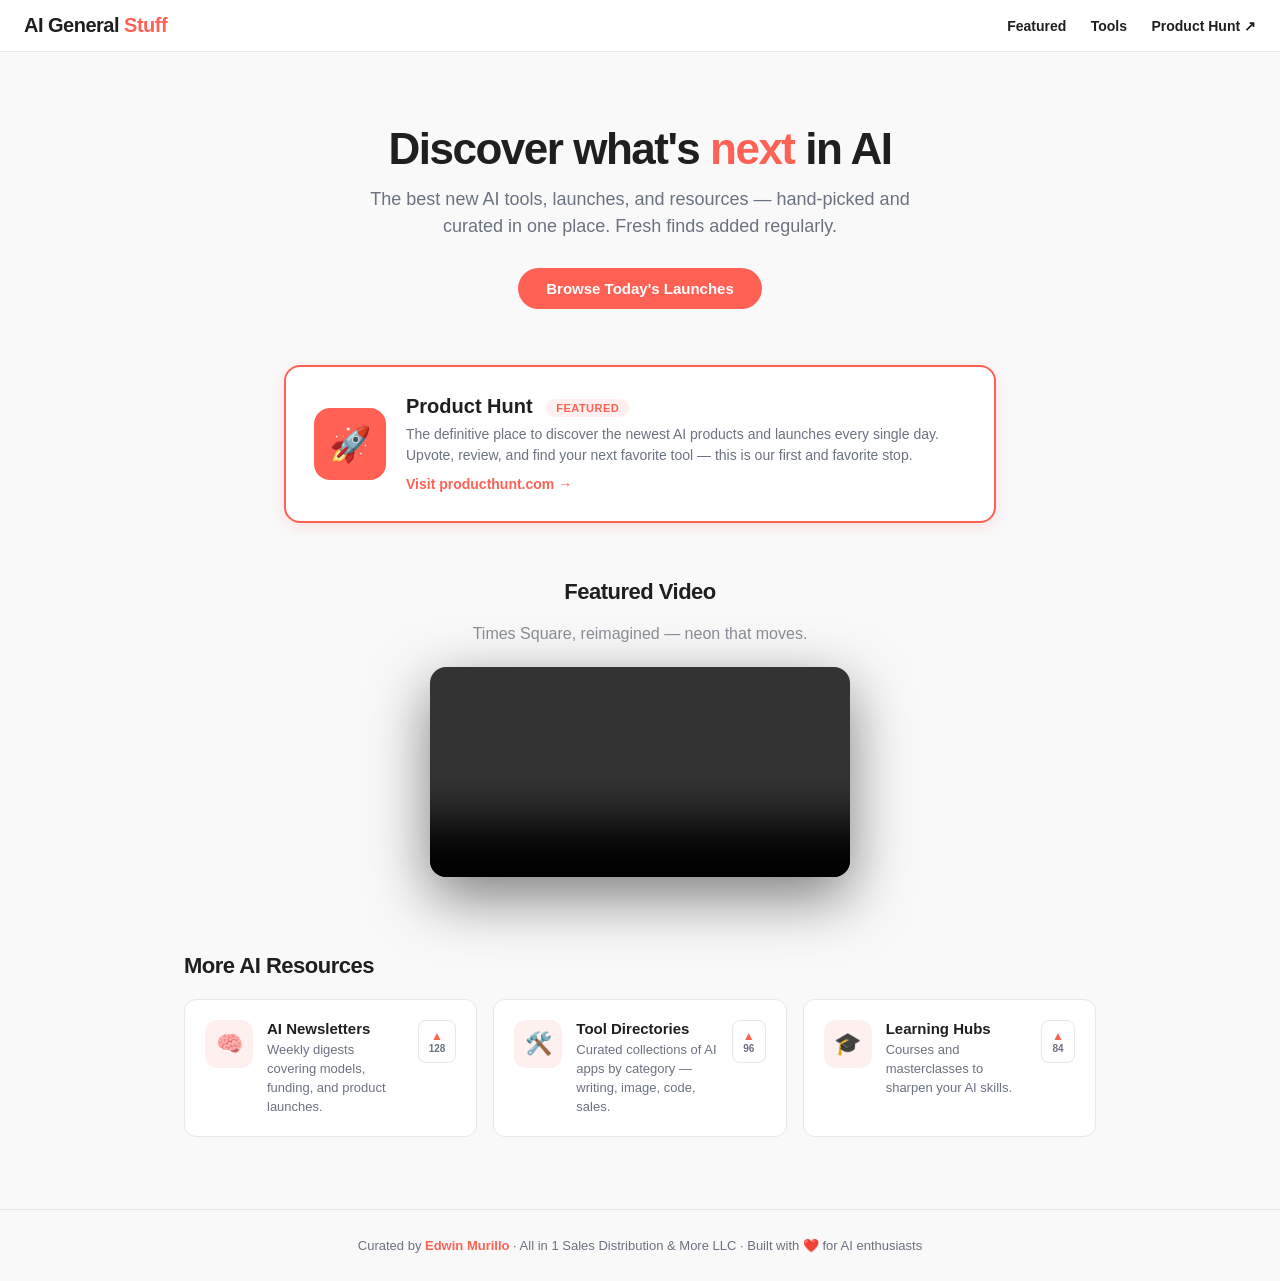
<file: docs/index.html>
<!DOCTYPE html>
<html lang="en">
<head>
  <meta charset="UTF-8">
  <meta name="viewport" content="width=device-width, initial-scale=1.0">
  <title>AI General Stuff — Your AI Launchpad</title>
  <meta name="description" content="A curated hub of the best AI tools, launches, and resources. Curated by Edwin Murillo.">
  <style>
    :root {
      --ph-orange: #ff6154;
      --ph-dark: #1f1f1f;
      --bg: #f9f9f9;
      --card-bg: #ffffff;
      --text: #1f1f1f;
      --muted: #6b7280;
      --border: #e5e7eb;
    }
    * { margin: 0; padding: 0; box-sizing: border-box; }
    body {
      font-family: -apple-system, BlinkMacSystemFont, "Segoe UI", Roboto, "Helvetica Neue", Arial, sans-serif;
      background: var(--bg);
      color: var(--text);
    }

    /* ===== Header ===== */
    header {
      background: #fff;
      border-bottom: 1px solid var(--border);
      padding: 14px 24px;
      display: flex;
      align-items: center;
      justify-content: space-between;
      position: sticky;
      top: 0;
      z-index: 10;
    }
    .logo {
      font-size: 20px;
      font-weight: 800;
      letter-spacing: -0.5px;
    }
    .logo span { color: var(--ph-orange); }
    nav a {
      color: var(--text);
      text-decoration: none;
      font-weight: 600;
      font-size: 14px;
      margin-left: 20px;
    }
    nav a:hover { color: var(--ph-orange); }

    /* ===== Hero ===== */
    .hero {
      text-align: center;
      padding: 72px 24px 56px;
    }
    .hero h1 {
      font-size: 44px;
      font-weight: 800;
      letter-spacing: -1.5px;
      margin-bottom: 12px;
    }
    .hero h1 em { color: var(--ph-orange); font-style: normal; }
    .hero p {
      color: var(--muted);
      font-size: 18px;
      max-width: 560px;
      margin: 0 auto 28px;
      line-height: 1.5;
    }
    .btn-primary {
      background: var(--ph-orange);
      color: #fff;
      border: none;
      padding: 12px 28px;
      border-radius: 999px;
      font-size: 15px;
      font-weight: 700;
      cursor: pointer;
      text-decoration: none;
      display: inline-block;
    }
    .btn-primary:hover { background: #ff4d3f; }

    /* ===== Featured (Product Hunt) ===== */
    .featured {
      max-width: 760px;
      margin: 0 auto 56px;
      padding: 0 24px;
    }
    .featured-card {
      background: var(--card-bg);
      border: 2px solid var(--ph-orange);
      border-radius: 16px;
      padding: 28px;
      display: flex;
      gap: 20px;
      align-items: center;
      box-shadow: 0 4px 14px rgba(255, 97, 84, 0.15);
    }
    .featured-icon {
      width: 72px; height: 72px;
      border-radius: 16px;
      background: var(--ph-orange);
      color: #fff;
      display: flex;
      align-items: center;
      justify-content: center;
      font-size: 34px;
      flex-shrink: 0;
    }
    .featured-body h2 {
      font-size: 20px;
      font-weight: 800;
      margin-bottom: 6px;
    }
    .featured-body p {
      color: var(--muted);
      font-size: 14px;
      line-height: 1.5;
    }
    .featured-body a {
      color: var(--ph-orange);
      font-weight: 700;
      text-decoration: none;
      font-size: 14px;
      display: inline-block;
      margin-top: 10px;
    }
    .tag-new {
      background: #fff0ef;
      color: var(--ph-orange);
      font-size: 11px;
      font-weight: 800;
      padding: 3px 10px;
      border-radius: 999px;
      letter-spacing: 0.5px;
      margin-left: 8px;
      vertical-align: middle;
    }

    /* ===== Grid ===== */
    .section {
      max-width: 960px;
      margin: 0 auto;
      padding: 0 24px 72px;
    }
    .section h2 {
      font-size: 22px;
      font-weight: 800;
      letter-spacing: -0.5px;
      margin-bottom: 20px;
    }
    .grid {
      display: grid;
      grid-template-columns: repeat(auto-fill, minmax(280px, 1fr));
      gap: 16px;
    }
    .card {
      background: var(--card-bg);
      border: 1px solid var(--border);
      border-radius: 12px;
      padding: 20px;
      display: flex;
      gap: 14px;
      align-items: flex-start;
    }
    .card:hover { border-color: var(--ph-orange); }
    .card-icon {
      width: 48px; height: 48px;
      border-radius: 12px;
      background: #fdf0ef;
      display: flex;
      align-items: center;
      justify-content: center;
      font-size: 22px;
      flex-shrink: 0;
    }
    .card h3 { font-size: 15px; font-weight: 700; margin-bottom: 4px; }
    .card p { color: var(--muted); font-size: 13px; line-height: 1.45; }
    .upvote {
      margin-left: auto;
      background: #fff;
      border: 1px solid var(--border);
      border-radius: 8px;
      padding: 8px 10px;
      text-align: center;
      font-weight: 800;
      font-size: 12px;
      color: var(--ph-orange);
      flex-shrink: 0;
    }
    .upvote small { display: block; color: var(--muted); font-weight: 600; font-size: 10px; }

    /* ===== Footer ===== */
    footer {
      border-top: 1px solid var(--border);
      padding: 28px 24px;
      text-align: center;
      color: var(--muted);
      font-size: 13px;
    }
    footer a { color: var(--ph-orange); text-decoration: none; font-weight: 600; }

    @media (max-width: 640px) {
      .hero h1 { font-size: 32px; }
      .featured-card { flex-direction: column; text-align: center; }
      nav a { margin-left: 12px; font-size: 13px; }
    }
  </style>
</head>
<body>

  <header>
    <div class="logo">AI General <span>Stuff</span></div>
    <nav>
      <a href="#featured">Featured</a>
      <a href="#tools">Tools</a>
      <a href="https://www.producthunt.com/" target="_blank" rel="noopener">Product Hunt ↗</a>
    </nav>
  </header>

  <section class="hero">
    <h1>Discover what's <em>next</em> in AI</h1>
    <p>The best new AI tools, launches, and resources — hand-picked and curated in one place. Fresh finds added regularly.</p>
    <a class="btn-primary" href="https://www.producthunt.com/" target="_blank" rel="noopener">Browse Today's Launches</a>
  </section>

  <section class="featured" id="featured">
    <div class="featured-card">
      <div class="featured-icon">🚀</div>
      <div class="featured-body">
        <h2>Product Hunt <span class="tag-new">FEATURED</span></h2>
        <p>The definitive place to discover the newest AI products and launches every single day. Upvote, review, and find your next favorite tool — this is our first and favorite stop.</p>
        <a href="https://www.producthunt.com/" target="_blank" rel="noopener">Visit producthunt.com →</a>
      </div>
    </div>
  </section>

      <section class="section" id="promo" style="text-align:center;">
      <h2>Featured Video</h2>
      <p style="color:#8b8f98;margin-bottom:24px;">Times Square, reimagined — neon that moves.</p>
      <video controls autoplay muted loop playsinline style="width:100%;max-width:420px;border-radius:16px;box-shadow:0 20px 60px rgba(0,0,0,.5);" src="signs-moving.mp4"></video>
    </section>
    <section class="section" id="tools">
    <h2>More AI Resources</h2>
    <div class="grid">
      <div class="card">
        <div class="card-icon">🧠</div>
        <div>
          <h3>AI Newsletters</h3>
          <p>Weekly digests covering models, funding, and product launches.</p>
        </div>
        <div class="upvote">▲<small>128</small></div>
      </div>
      <div class="card">
        <div class="card-icon">🛠️</div>
        <div>
          <h3>Tool Directories</h3>
          <p>Curated collections of AI apps by category — writing, image, code, sales.</p>
        </div>
        <div class="upvote">▲<small>96</small></div>
      </div>
      <div class="card">
        <div class="card-icon">🎓</div>
        <div>
          <h3>Learning Hubs</h3>
          <p>Courses and masterclasses to sharpen your AI skills.</p>
        </div>
        <div class="upvote">▲<small>84</small></div>
      </div>
    </div>
  </section>

  <footer>
    Curated by <a href="https://www.allin1sdm.com/" target="_blank" rel="noopener">Edwin Murillo</a> · All in 1 Sales Distribution & More LLC · Built with ❤️ for AI enthusiasts
  </footer>

</body>
</html>
</file>
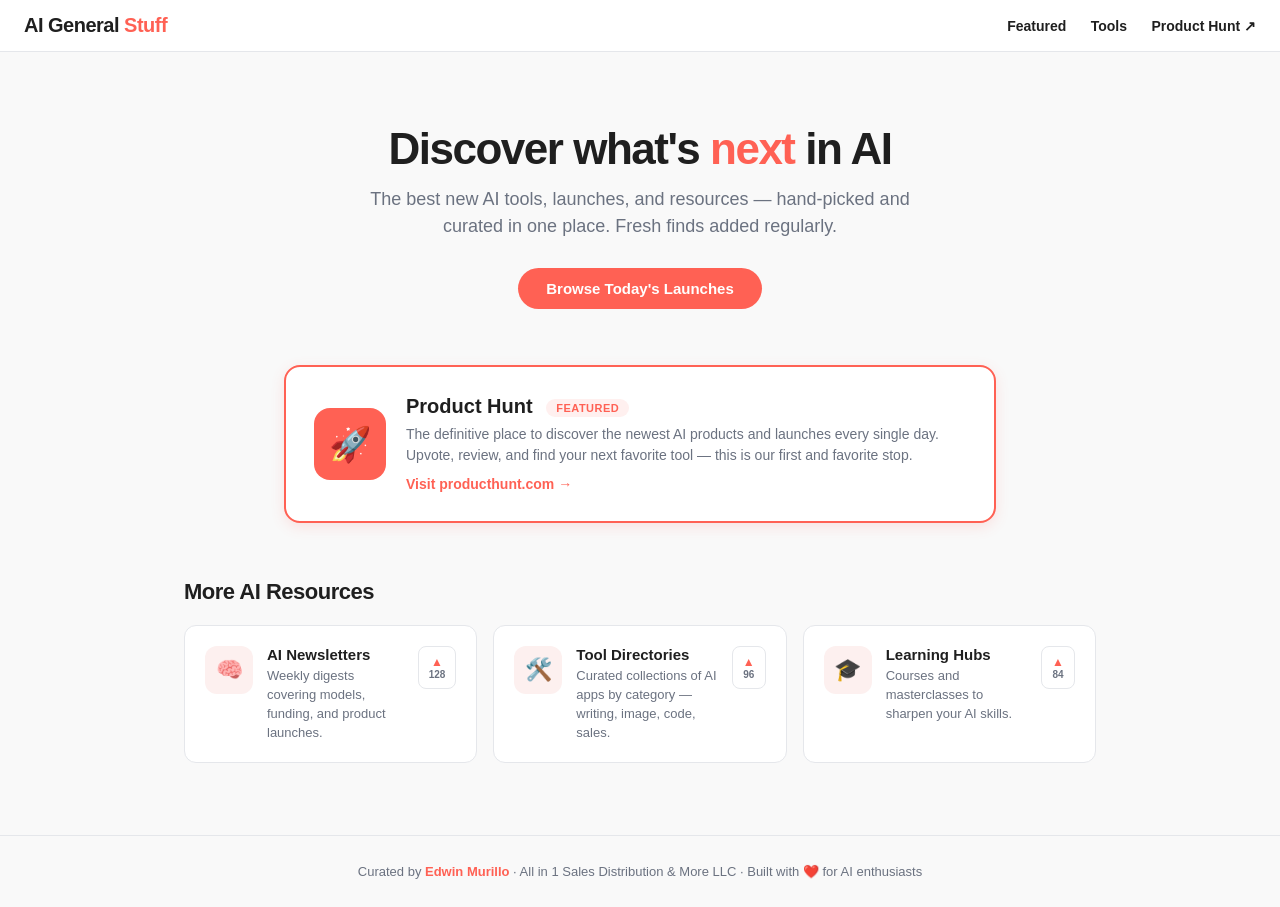
<file: landing-page/index.html>
<!DOCTYPE html>
<html lang="en">
<head>
  <meta charset="UTF-8">
  <meta name="viewport" content="width=device-width, initial-scale=1.0">
  <title>AI General Stuff — Your AI Launchpad</title>
  <meta name="description" content="A curated hub of the best AI tools, launches, and resources. Curated by Edwin Murillo.">
  <style>
    :root {
      --ph-orange: #ff6154;
      --ph-dark: #1f1f1f;
      --bg: #f9f9f9;
      --card-bg: #ffffff;
      --text: #1f1f1f;
      --muted: #6b7280;
      --border: #e5e7eb;
    }
    * { margin: 0; padding: 0; box-sizing: border-box; }
    body {
      font-family: -apple-system, BlinkMacSystemFont, "Segoe UI", Roboto, "Helvetica Neue", Arial, sans-serif;
      background: var(--bg);
      color: var(--text);
    }

    /* ===== Header ===== */
    header {
      background: #fff;
      border-bottom: 1px solid var(--border);
      padding: 14px 24px;
      display: flex;
      align-items: center;
      justify-content: space-between;
      position: sticky;
      top: 0;
      z-index: 10;
    }
    .logo {
      font-size: 20px;
      font-weight: 800;
      letter-spacing: -0.5px;
    }
    .logo span { color: var(--ph-orange); }
    nav a {
      color: var(--text);
      text-decoration: none;
      font-weight: 600;
      font-size: 14px;
      margin-left: 20px;
    }
    nav a:hover { color: var(--ph-orange); }

    /* ===== Hero ===== */
    .hero {
      text-align: center;
      padding: 72px 24px 56px;
    }
    .hero h1 {
      font-size: 44px;
      font-weight: 800;
      letter-spacing: -1.5px;
      margin-bottom: 12px;
    }
    .hero h1 em { color: var(--ph-orange); font-style: normal; }
    .hero p {
      color: var(--muted);
      font-size: 18px;
      max-width: 560px;
      margin: 0 auto 28px;
      line-height: 1.5;
    }
    .btn-primary {
      background: var(--ph-orange);
      color: #fff;
      border: none;
      padding: 12px 28px;
      border-radius: 999px;
      font-size: 15px;
      font-weight: 700;
      cursor: pointer;
      text-decoration: none;
      display: inline-block;
    }
    .btn-primary:hover { background: #ff4d3f; }

    /* ===== Featured (Product Hunt) ===== */
    .featured {
      max-width: 760px;
      margin: 0 auto 56px;
      padding: 0 24px;
    }
    .featured-card {
      background: var(--card-bg);
      border: 2px solid var(--ph-orange);
      border-radius: 16px;
      padding: 28px;
      display: flex;
      gap: 20px;
      align-items: center;
      box-shadow: 0 4px 14px rgba(255, 97, 84, 0.15);
    }
    .featured-icon {
      width: 72px; height: 72px;
      border-radius: 16px;
      background: var(--ph-orange);
      color: #fff;
      display: flex;
      align-items: center;
      justify-content: center;
      font-size: 34px;
      flex-shrink: 0;
    }
    .featured-body h2 {
      font-size: 20px;
      font-weight: 800;
      margin-bottom: 6px;
    }
    .featured-body p {
      color: var(--muted);
      font-size: 14px;
      line-height: 1.5;
    }
    .featured-body a {
      color: var(--ph-orange);
      font-weight: 700;
      text-decoration: none;
      font-size: 14px;
      display: inline-block;
      margin-top: 10px;
    }
    .tag-new {
      background: #fff0ef;
      color: var(--ph-orange);
      font-size: 11px;
      font-weight: 800;
      padding: 3px 10px;
      border-radius: 999px;
      letter-spacing: 0.5px;
      margin-left: 8px;
      vertical-align: middle;
    }

    /* ===== Grid ===== */
    .section {
      max-width: 960px;
      margin: 0 auto;
      padding: 0 24px 72px;
    }
    .section h2 {
      font-size: 22px;
      font-weight: 800;
      letter-spacing: -0.5px;
      margin-bottom: 20px;
    }
    .grid {
      display: grid;
      grid-template-columns: repeat(auto-fill, minmax(280px, 1fr));
      gap: 16px;
    }
    .card {
      background: var(--card-bg);
      border: 1px solid var(--border);
      border-radius: 12px;
      padding: 20px;
      display: flex;
      gap: 14px;
      align-items: flex-start;
    }
    .card:hover { border-color: var(--ph-orange); }
    .card-icon {
      width: 48px; height: 48px;
      border-radius: 12px;
      background: #fdf0ef;
      display: flex;
      align-items: center;
      justify-content: center;
      font-size: 22px;
      flex-shrink: 0;
    }
    .card h3 { font-size: 15px; font-weight: 700; margin-bottom: 4px; }
    .card p { color: var(--muted); font-size: 13px; line-height: 1.45; }
    .upvote {
      margin-left: auto;
      background: #fff;
      border: 1px solid var(--border);
      border-radius: 8px;
      padding: 8px 10px;
      text-align: center;
      font-weight: 800;
      font-size: 12px;
      color: var(--ph-orange);
      flex-shrink: 0;
    }
    .upvote small { display: block; color: var(--muted); font-weight: 600; font-size: 10px; }

    /* ===== Footer ===== */
    footer {
      border-top: 1px solid var(--border);
      padding: 28px 24px;
      text-align: center;
      color: var(--muted);
      font-size: 13px;
    }
    footer a { color: var(--ph-orange); text-decoration: none; font-weight: 600; }

    @media (max-width: 640px) {
      .hero h1 { font-size: 32px; }
      .featured-card { flex-direction: column; text-align: center; }
      nav a { margin-left: 12px; font-size: 13px; }
    }
  </style>
</head>
<body>

  <header>
    <div class="logo">AI General <span>Stuff</span></div>
    <nav>
      <a href="#featured">Featured</a>
      <a href="#tools">Tools</a>
      <a href="https://www.producthunt.com/" target="_blank" rel="noopener">Product Hunt ↗</a>
    </nav>
  </header>

  <section class="hero">
    <h1>Discover what's <em>next</em> in AI</h1>
    <p>The best new AI tools, launches, and resources — hand-picked and curated in one place. Fresh finds added regularly.</p>
    <a class="btn-primary" href="https://www.producthunt.com/" target="_blank" rel="noopener">Browse Today's Launches</a>
  </section>

  <section class="featured" id="featured">
    <div class="featured-card">
      <div class="featured-icon">🚀</div>
      <div class="featured-body">
        <h2>Product Hunt <span class="tag-new">FEATURED</span></h2>
        <p>The definitive place to discover the newest AI products and launches every single day. Upvote, review, and find your next favorite tool — this is our first and favorite stop.</p>
        <a href="https://www.producthunt.com/" target="_blank" rel="noopener">Visit producthunt.com →</a>
      </div>
    </div>
  </section>

  <section class="section" id="tools">
    <h2>More AI Resources</h2>
    <div class="grid">
      <div class="card">
        <div class="card-icon">🧠</div>
        <div>
          <h3>AI Newsletters</h3>
          <p>Weekly digests covering models, funding, and product launches.</p>
        </div>
        <div class="upvote">▲<small>128</small></div>
      </div>
      <div class="card">
        <div class="card-icon">🛠️</div>
        <div>
          <h3>Tool Directories</h3>
          <p>Curated collections of AI apps by category — writing, image, code, sales.</p>
        </div>
        <div class="upvote">▲<small>96</small></div>
      </div>
      <div class="card">
        <div class="card-icon">🎓</div>
        <div>
          <h3>Learning Hubs</h3>
          <p>Courses and masterclasses to sharpen your AI skills.</p>
        </div>
        <div class="upvote">▲<small>84</small></div>
      </div>
    </div>
  </section>

  <footer>
    Curated by <a href="https://www.allin1sdm.com/" target="_blank" rel="noopener">Edwin Murillo</a> · All in 1 Sales Distribution & More LLC · Built with ❤️ for AI enthusiasts
  </footer>

</body>
</html>
</file>
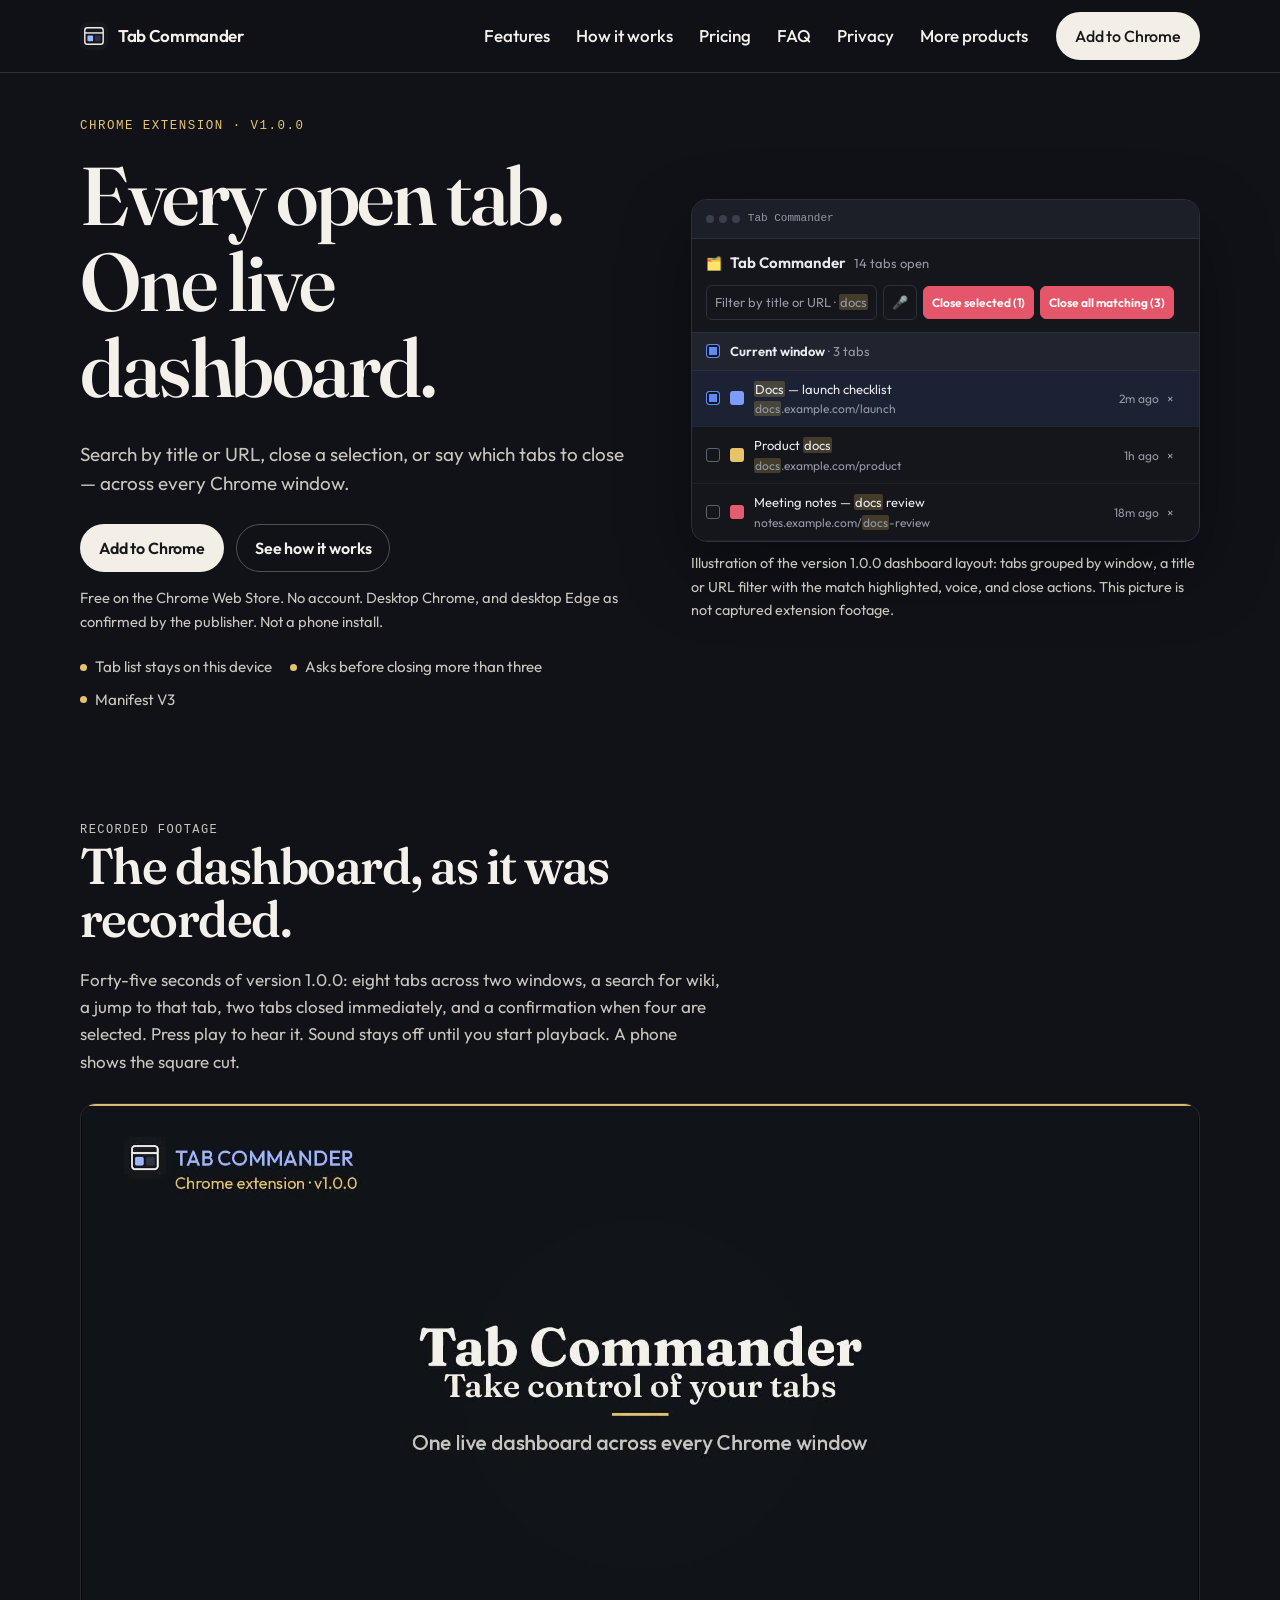
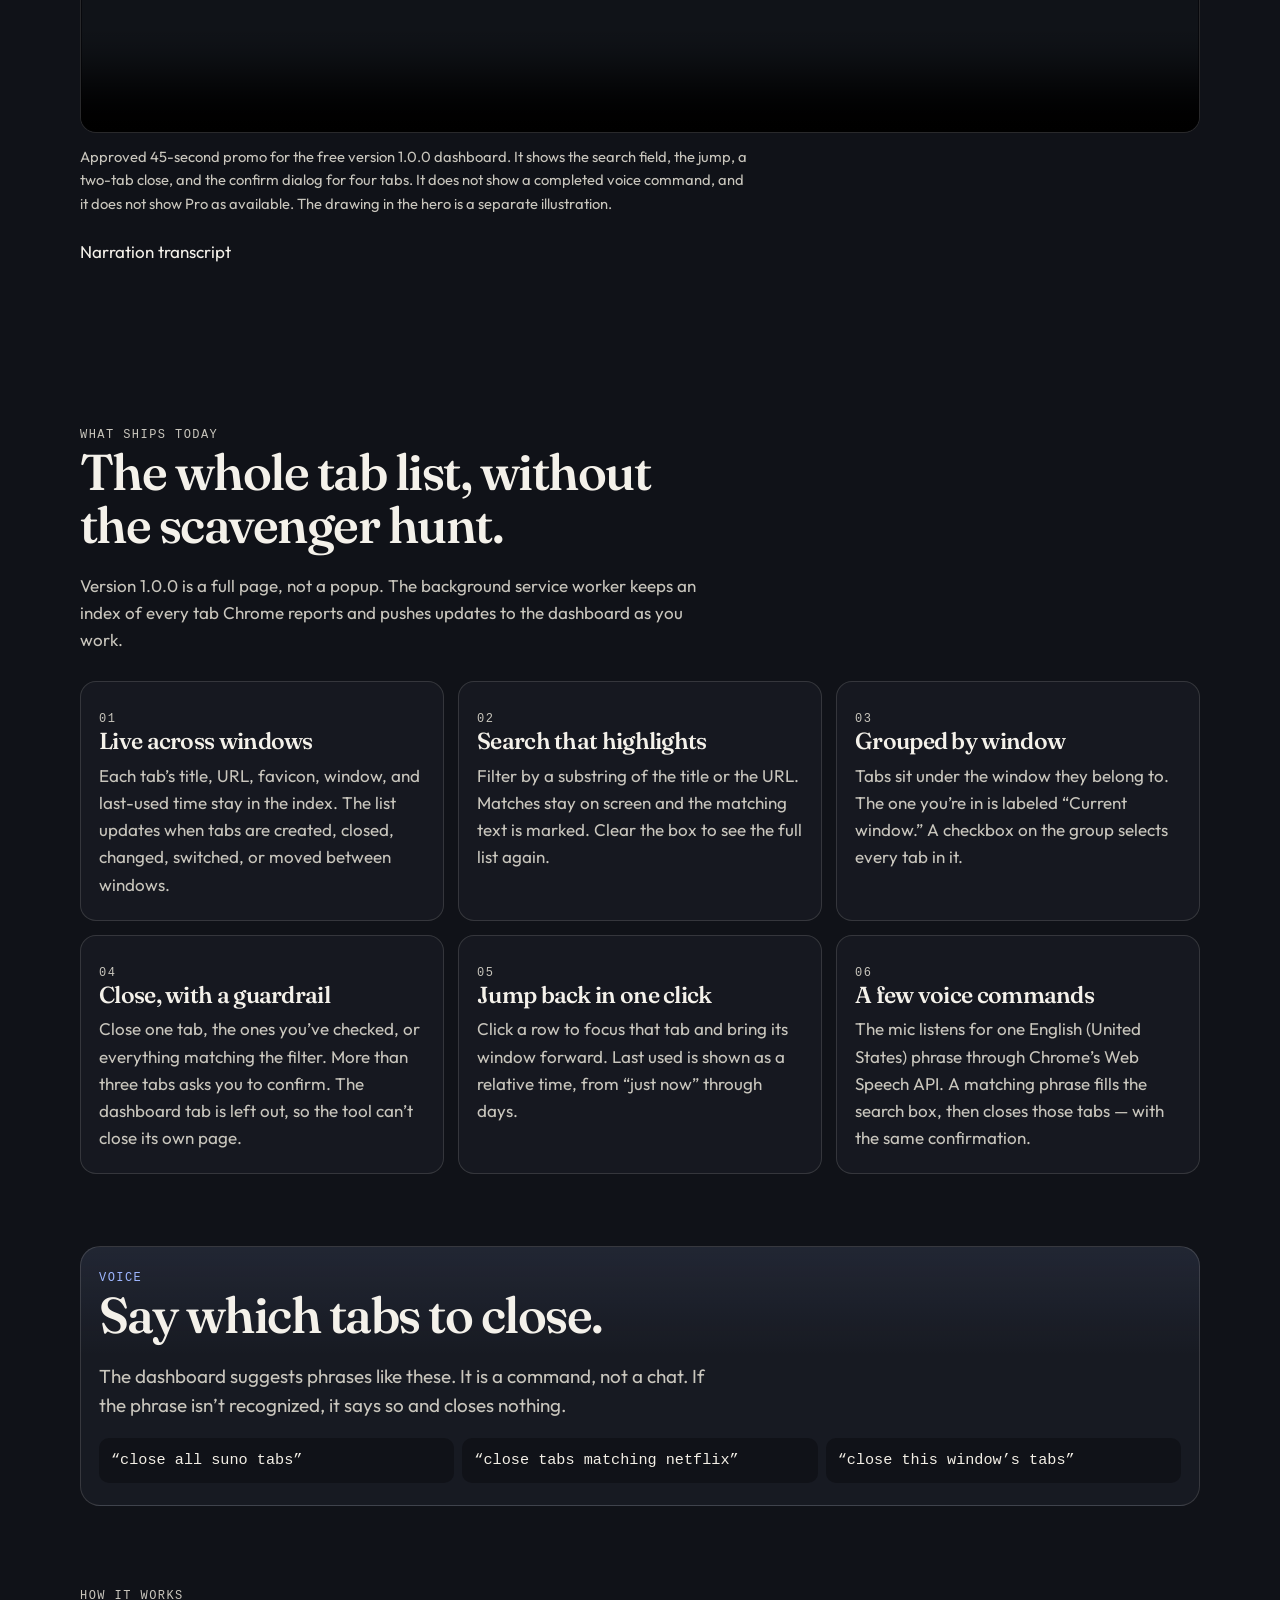
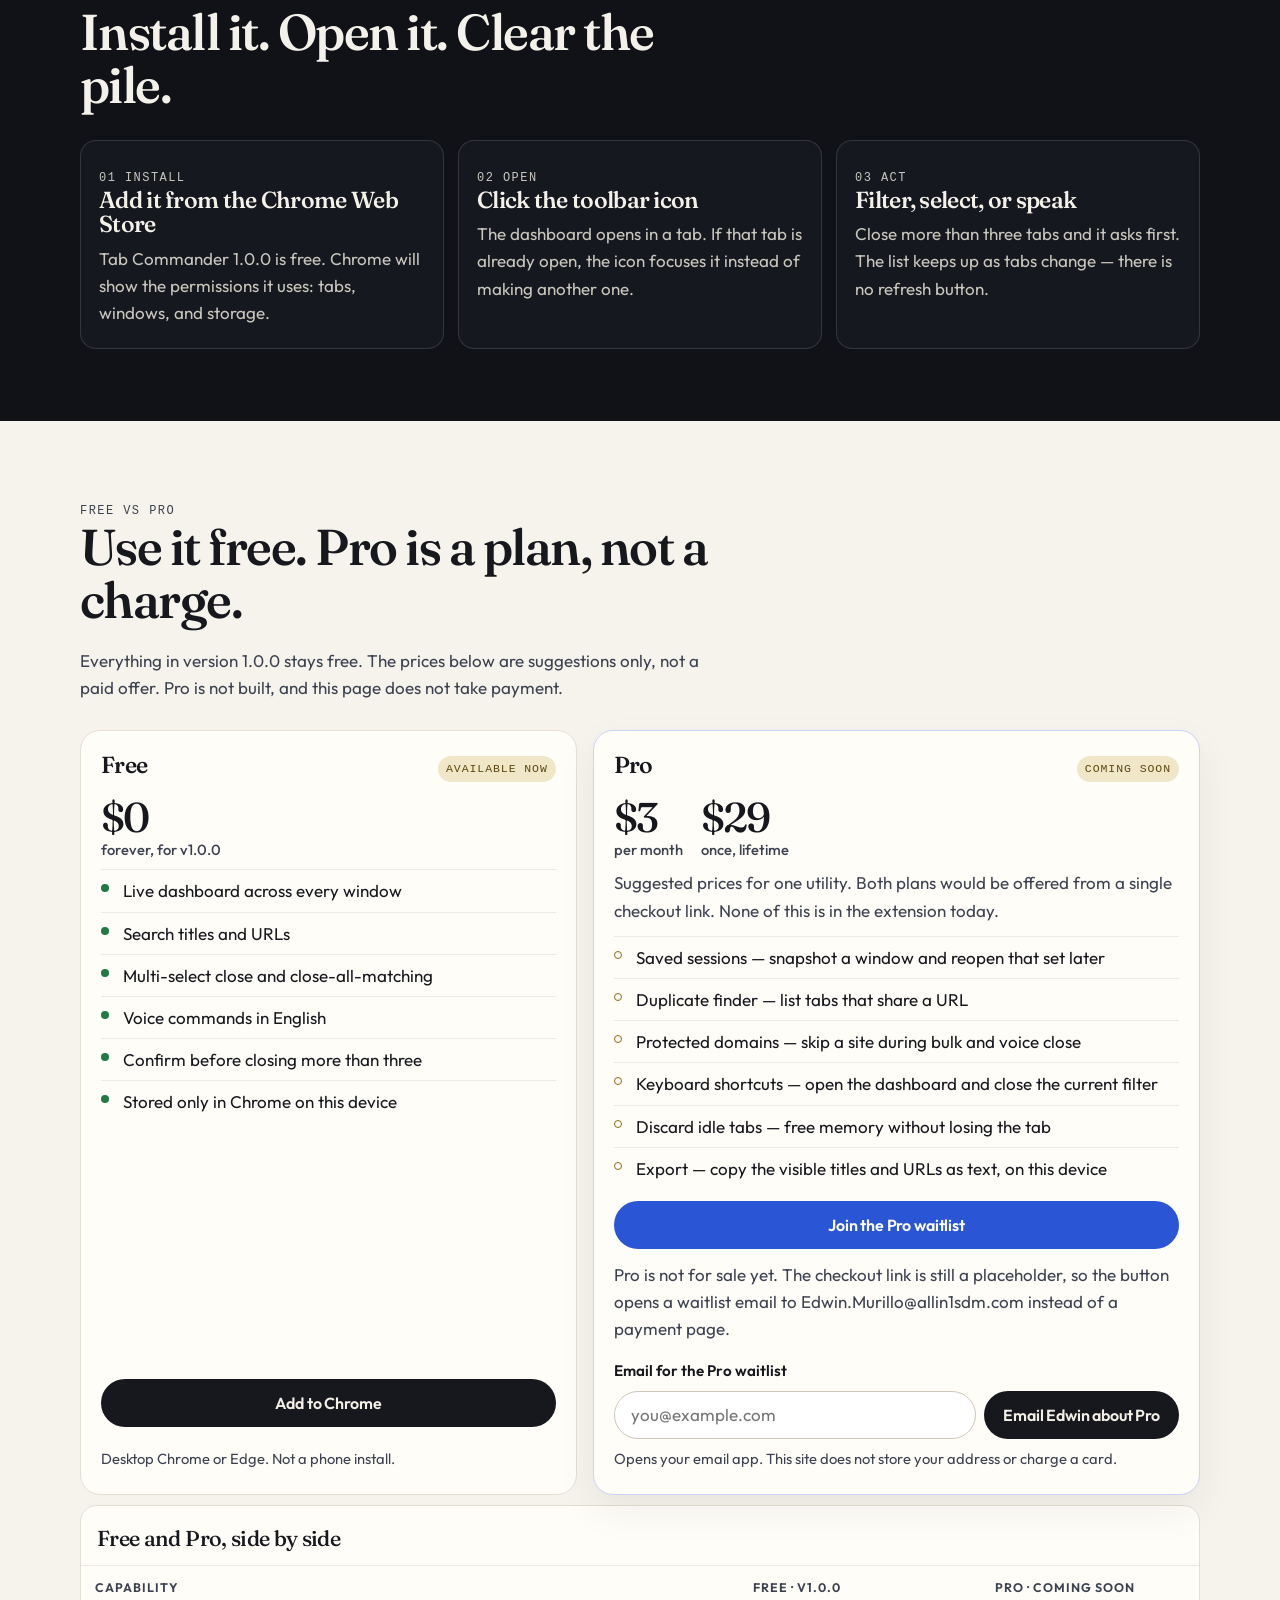
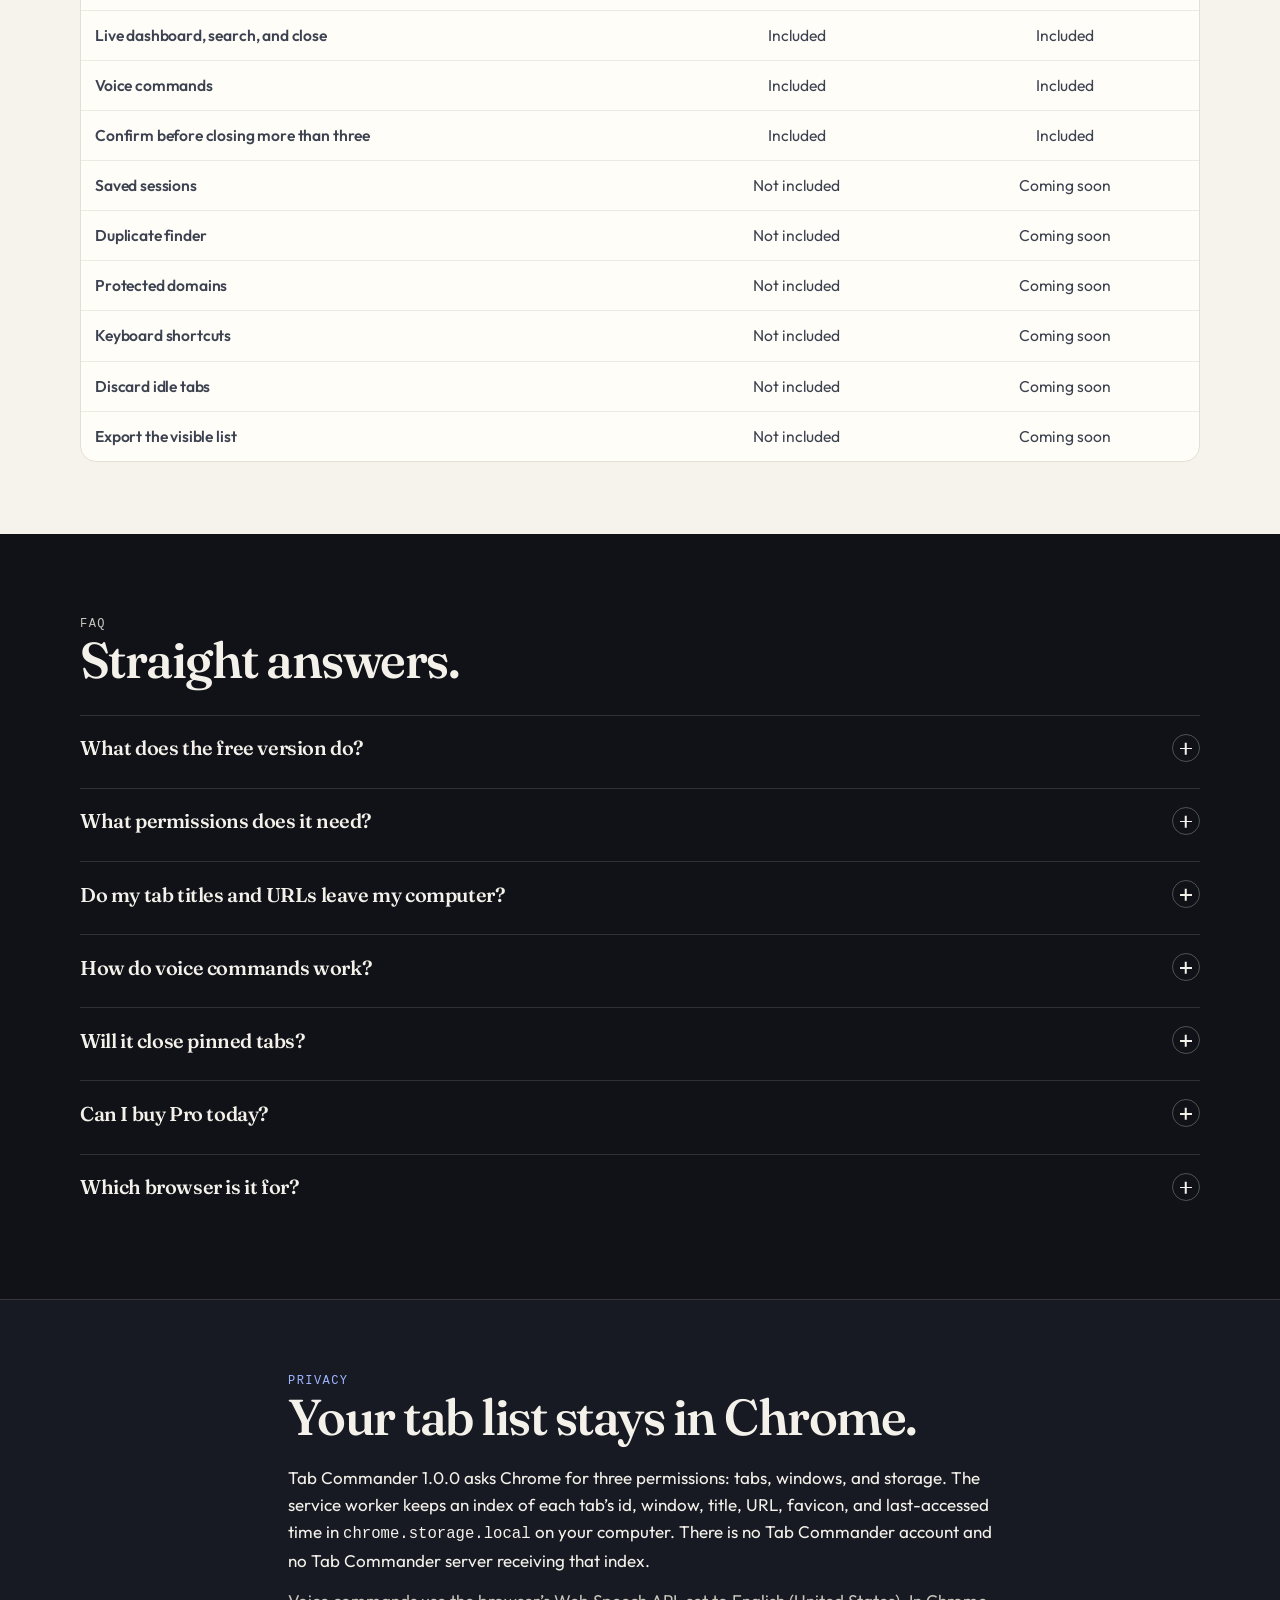
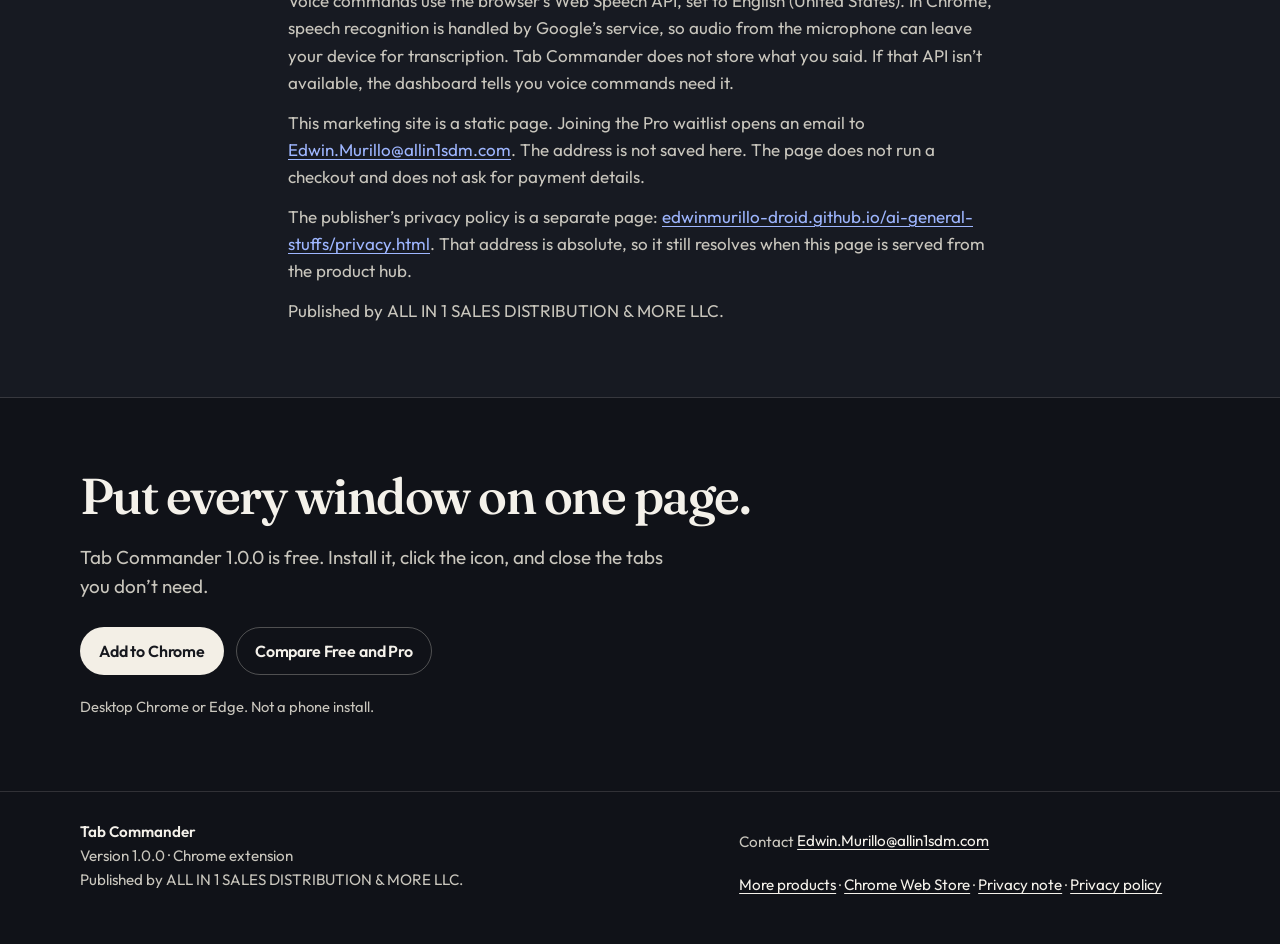
<file: docs/hub/index.html>
<!doctype html>
<html lang="en">
<head>
<meta charset="utf-8" />
<meta name="viewport" content="width=device-width, initial-scale=1" />
<title>Tab Commander — Every open tab, one live Chrome dashboard</title>
<meta name="description" content="Free Chrome extension: a live dashboard of every open tab across all windows, with search, multi-select close, and voice commands. Version 1.0.0." />
<meta name="author" content="ALL IN 1 SALES DISTRIBUTION & MORE LLC" />
<meta name="theme-color" content="#101218" />
<meta name="robots" content="index,follow" />
<link rel="canonical" href="https://edwinmurillo-droid.github.io/ai-general-stuffs/hub/" />
<link rel="icon" href="favicon.svg" type="image/svg+xml" />
<meta property="og:type" content="website" />
<meta property="og:locale" content="en_US" />
<meta property="og:site_name" content="Tab Commander" />
<meta property="og:title" content="Tab Commander — Every open tab, one live Chrome dashboard" />
<meta property="og:description" content="Search, select, or speak. Close the Chrome tabs you don't need, across every window. Free, version 1.0.0." />
<meta property="og:url" content="https://edwinmurillo-droid.github.io/ai-general-stuffs/hub/" />
<meta property="og:image" content="https://edwinmurillo-droid.github.io/ai-general-stuffs/hub/og.png" />
<meta property="og:image:width" content="1200" />
<meta property="og:image:height" content="630" />
<meta property="og:image:alt" content="Tab Commander: every open tab, one live Chrome dashboard." />
<meta name="twitter:card" content="summary_large_image" />
<meta name="twitter:title" content="Tab Commander — Every open tab, one live Chrome dashboard" />
<meta name="twitter:description" content="Search, select, or speak. Close the Chrome tabs you don't need, across every window. Free, version 1.0.0." />
<meta name="twitter:image" content="https://edwinmurillo-droid.github.io/ai-general-stuffs/hub/og.png" />
<meta name="twitter:image:alt" content="Tab Commander: every open tab, one live Chrome dashboard." />
<link rel="stylesheet" href="styles.css" />
<script type="application/ld+json">
{
  "@context": "https://schema.org",
  "@type": "SoftwareApplication",
  "name": "Tab Commander",
  "applicationCategory": "BrowserApplication",
  "operatingSystem": "Chrome, Microsoft Edge",
  "softwareVersion": "1.0.0",
  "description": "Live dashboard of every open tab across all windows, with search, multi-select close, and voice commands.",
  "url": "https://edwinmurillo-droid.github.io/ai-general-stuffs/hub/",
  "image": "https://edwinmurillo-droid.github.io/ai-general-stuffs/hub/og.png",
  "installUrl": "https://chromewebstore.google.com/detail/tab-commander/bkeacpglbifipmmkofcjkoligeampnmc",
  "offers": {
    "@type": "Offer",
    "price": "0",
    "priceCurrency": "USD"
  },
  "publisher": {
    "@type": "Organization",
    "name": "ALL IN 1 SALES DISTRIBUTION & MORE LLC",
    "email": "Edwin.Murillo@allin1sdm.com"
  }
}
</script>
</head>
<body id="top">
<a class="skip" href="#main">Skip to content</a>
<noscript>
  <div class="noscript">
    <div class="wrap">JavaScript is off. Install links still work. For the Pro waitlist, email Edwin.Murillo@allin1sdm.com.</div>
  </div>
</noscript>

<header class="site-header">
  <div class="wrap header-inner">
    <a class="brand" href="#top">
      <svg width="28" height="28" viewBox="0 0 32 32" aria-hidden="true">
        <rect width="32" height="32" rx="8" fill="#16181e"/>
        <rect x="5.5" y="6.5" width="21" height="19" rx="3" fill="none" stroke="#f3efe6" stroke-width="1.6"/>
        <path d="M5.5 12.5h21" stroke="#f3efe6" stroke-width="1.6"/>
        <rect x="8.5" y="15.5" width="6.5" height="6.5" rx="1.2" fill="#9eb6ff"/>
        <rect x="17" y="15.5" width="6.5" height="6.5" rx="1.2" fill="#2c3344"/>
      </svg>
      Tab Commander
    </a>
    <input id="nav-check" class="nav-check" type="checkbox" />
    <label class="nav-toggle" for="nav-check">
      <span class="sr-only when-closed">Menu</span>
      <span class="sr-only when-open">Close menu</span>
      <span class="burger" aria-hidden="true"></span>
    </label>
    <nav id="site-nav" aria-label="Primary">
      <a href="#features">Features</a>
      <a href="#how">How it works</a>
      <a href="#pricing">Pricing</a>
      <a href="#faq">FAQ</a>
      <a href="#privacy">Privacy</a>
      <a href="products.html">More products</a>
      <a class="btn btn-primary" href="https://chromewebstore.google.com/detail/tab-commander/bkeacpglbifipmmkofcjkoligeampnmc">Add to Chrome<span class="sr-only"> for desktop, on the Chrome Web Store</span></a>
      <p class="nav-install-note">Desktop Chrome or Edge. Not a phone install.</p>
    </nav>
  </div>
</header>

<main id="main" tabindex="-1">
  <section class="hero" aria-labelledby="hero-title">
    <div class="wrap hero-grid">
      <div>
        <p class="eyebrow">Chrome extension · v1.0.0</p>
        <h1 id="hero-title">Every open tab. One live dashboard.</h1>
        <p class="lede">Search by title or URL, close a selection, or say which tabs to close — across every Chrome window.</p>
        <div class="cta-row">
          <a class="btn btn-primary" href="https://chromewebstore.google.com/detail/tab-commander/bkeacpglbifipmmkofcjkoligeampnmc">Add to Chrome<span class="sr-only"> for desktop, on the Chrome Web Store</span></a>
          <a class="btn btn-ghost" href="#demo">See how it works</a>
        </div>
        <p class="fine">Free on the Chrome Web Store. No account. Desktop Chrome, and desktop Edge as confirmed by the publisher. Not a phone install.</p>
        <ul class="trust">
          <li>Tab list stays on this device</li>
          <li>Asks before closing more than three</li>
          <li>Manifest V3</li>
        </ul>
      </div>

      <figure class="deck">
        <div class="deck-frame" aria-hidden="true">
          <div class="deck-top">
            <span class="dots"><i></i><i></i><i></i></span>
            Tab Commander
          </div>
          <div class="deck-toolbar">
            <div class="deck-brand">
              <span aria-hidden="true">🗂️</span>
              <strong>Tab Commander</strong>
              <span class="deck-count">14 tabs open</span>
            </div>
            <div class="deck-controls">
              <span class="fake-search">Filter by title or URL · <mark>docs</mark></span>
              <span class="mic">🎤</span>
              <span class="pill">Close selected (1)</span>
              <span class="pill">Close all matching (3)</span>
            </div>
          </div>
          <div class="window-head">
            <span class="check on"></span>
            <div><strong>Current window</strong> · 3 tabs</div>
          </div>
          <div class="tab-row is-selected">
            <span class="check on"></span>
            <span class="fav a"></span>
            <div>
              <div class="tab-title"><mark>Docs</mark> — launch checklist</div>
              <div class="tab-url"><mark>docs</mark>.example.com/launch</div>
            </div>
            <div class="when">2m ago</div>
            <div class="tab-x">×</div>
          </div>
          <div class="tab-row">
            <span class="check"></span>
            <span class="fav b"></span>
            <div>
              <div class="tab-title">Product <mark>docs</mark></div>
              <div class="tab-url"><mark>docs</mark>.example.com/product</div>
            </div>
            <div class="when">1h ago</div>
            <div class="tab-x">×</div>
          </div>
          <div class="tab-row">
            <span class="check"></span>
            <span class="fav c"></span>
            <div>
              <div class="tab-title">Meeting notes — <mark>docs</mark> review</div>
              <div class="tab-url">notes.example.com/<mark>docs</mark>-review</div>
            </div>
            <div class="when">18m ago</div>
            <div class="tab-x">×</div>
          </div>
        </div>
        <figcaption>Illustration of the version 1.0.0 dashboard layout: tabs grouped by window, a title or URL filter with the match highlighted, voice, and close actions. This picture is not captured extension footage.</figcaption>
      </figure>
    </div>
  </section>

  <section class="section demo" id="demo" aria-labelledby="demo-title">
    <div class="wrap">
      <div class="section-intro">
        <p class="kicker">Recorded footage</p>
        <h2 id="demo-title">The dashboard, as it was recorded.</h2>
        <p>Forty-five seconds of version 1.0.0: eight tabs across two windows, a search for wiki, a jump to that tab, two tabs closed immediately, and a confirmation when four are selected. Press play to hear it. Sound stays off until you start playback. A phone shows the square cut.</p>
      </div>
      <figure class="demo-figure">
        <video class="demo-video demo-video-wide" controls playsinline preload="metadata" poster="media/tab-commander-promo-16x9-poster.jpg" width="1920" height="1080" aria-label="Tab Commander promo, 45 seconds, landscape" aria-describedby="demo-caption">
          <source src="media/tab-commander-promo-16x9.mp4" type="video/mp4" />
        </video>
        <video class="demo-video demo-video-square" controls playsinline preload="metadata" poster="media/tab-commander-promo-square-poster.jpg" width="1080" height="1080" aria-label="Tab Commander promo, 45 seconds, square" aria-describedby="demo-caption">
          <source src="media/tab-commander-promo-square.mp4" type="video/mp4" />
        </video>
        <figcaption id="demo-caption">Approved 45-second promo for the free version 1.0.0 dashboard. It shows the search field, the jump, a two-tab close, and the confirm dialog for four tabs. It does not show a completed voice command, and it does not show Pro as available. The drawing in the hero is a separate illustration.</figcaption>
        <details class="demo-transcript">
          <summary>Narration transcript</summary>
          <ol>
            <li>Too many tabs? Take control with Tab Commander.</li>
            <li>See your open tabs across Chrome windows in one clear dashboard.</li>
            <li>Search by title or website to find what you need.</li>
            <li>Click a result and jump straight to the right tab.</li>
            <li>Select the tabs you’re finished with, then close the clutter together.</li>
            <li>When you close more than three tabs, Tab Commander asks you to confirm.</li>
            <li>Get Tab Commander on the Chrome Web Store. Pro is coming soon. Join the waitlist for updates.</li>
          </ol>
        </details>
      </figure>
    </div>
  </section>

  <section class="section" id="features" aria-labelledby="features-title">
    <div class="wrap">
      <div class="section-intro">
        <p class="kicker">What ships today</p>
        <h2 id="features-title">The whole tab list, without the scavenger hunt.</h2>
        <p>Version 1.0.0 is a full page, not a popup. The background service worker keeps an index of every tab Chrome reports and pushes updates to the dashboard as you work.</p>
      </div>
      <div class="feature-grid">
        <article class="feature">
          <p class="kicker">01</p>
          <h3>Live across windows</h3>
          <p>Each tab’s title, URL, favicon, window, and last-used time stay in the index. The list updates when tabs are created, closed, changed, switched, or moved between windows.</p>
        </article>
        <article class="feature">
          <p class="kicker">02</p>
          <h3>Search that highlights</h3>
          <p>Filter by a substring of the title or the URL. Matches stay on screen and the matching text is marked. Clear the box to see the full list again.</p>
        </article>
        <article class="feature">
          <p class="kicker">03</p>
          <h3>Grouped by window</h3>
          <p>Tabs sit under the window they belong to. The one you’re in is labeled “Current window.” A checkbox on the group selects every tab in it.</p>
        </article>
        <article class="feature">
          <p class="kicker">04</p>
          <h3>Close, with a guardrail</h3>
          <p>Close one tab, the ones you’ve checked, or everything matching the filter. More than three tabs asks you to confirm. The dashboard tab is left out, so the tool can’t close its own page.</p>
        </article>
        <article class="feature">
          <p class="kicker">05</p>
          <h3>Jump back in one click</h3>
          <p>Click a row to focus that tab and bring its window forward. Last used is shown as a relative time, from “just now” through days.</p>
        </article>
        <article class="feature">
          <p class="kicker">06</p>
          <h3>A few voice commands</h3>
          <p>The mic listens for one English (United States) phrase through Chrome’s Web Speech API. A matching phrase fills the search box, then closes those tabs — with the same confirmation.</p>
        </article>
      </div>
    </div>
  </section>

  <section class="section" aria-labelledby="voice-title" style="padding-top: 0">
    <div class="wrap">
      <div class="voice">
        <p class="kicker">Voice</p>
        <h2 id="voice-title">Say which tabs to close.</h2>
        <p class="lede">The dashboard suggests phrases like these. It is a command, not a chat. If the phrase isn’t recognized, it says so and closes nothing.</p>
        <ul class="phrases">
          <li>“close all suno tabs”</li>
          <li>“close tabs matching netflix”</li>
          <li>“close this window’s tabs”</li>
        </ul>
      </div>
    </div>
  </section>

  <section class="section" id="how" aria-labelledby="how-title" style="padding-top: 0">
    <div class="wrap">
      <div class="section-intro">
        <p class="kicker">How it works</p>
        <h2 id="how-title">Install it. Open it. Clear the pile.</h2>
      </div>
      <ol class="steps">
        <li class="step">
          <p class="kicker">Install</p>
          <h3>Add it from the Chrome Web Store</h3>
          <p>Tab Commander 1.0.0 is free. Chrome will show the permissions it uses: tabs, windows, and storage.</p>
        </li>
        <li class="step">
          <p class="kicker">Open</p>
          <h3>Click the toolbar icon</h3>
          <p>The dashboard opens in a tab. If that tab is already open, the icon focuses it instead of making another one.</p>
        </li>
        <li class="step">
          <p class="kicker">Act</p>
          <h3>Filter, select, or speak</h3>
          <p>Close more than three tabs and it asks first. The list keeps up as tabs change — there is no refresh button.</p>
        </li>
      </ol>
    </div>
  </section>

  <section class="section band-paper" id="pricing" aria-labelledby="pricing-title">
    <div class="wrap">
      <div class="section-intro">
        <p class="kicker">Free vs Pro</p>
        <h2 id="pricing-title">Use it free. Pro is a plan, not a charge.</h2>
        <p>Everything in version 1.0.0 stays free. The prices below are suggestions only, not a paid offer. Pro is not built, and this page does not take payment.</p>
      </div>

      <div class="price-grid">
        <article class="price-card">
          <div class="plan-label">
            <h3>Free</h3>
            <span class="badge">Available now</span>
          </div>
          <div class="amount-row">
            <p class="amount">$0 <span>forever, for v1.0.0</span></p>
          </div>
          <ul class="plan-list">
            <li>Live dashboard across every window</li>
            <li>Search titles and URLs</li>
            <li>Multi-select close and close-all-matching</li>
            <li>Voice commands in English</li>
            <li>Confirm before closing more than three</li>
            <li>Stored only in Chrome on this device</li>
          </ul>
          <a class="btn btn-ink" href="https://chromewebstore.google.com/detail/tab-commander/bkeacpglbifipmmkofcjkoligeampnmc">Add to Chrome<span class="sr-only"> for desktop, on the Chrome Web Store</span></a>
          <p class="install-note">Desktop Chrome or Edge. Not a phone install.</p>
        </article>

        <article class="price-card featured">
          <div class="plan-label">
            <h3>Pro</h3>
            <span class="badge">Coming soon</span>
          </div>
          <div class="amount-row">
            <p class="amount">$3 <span>per month</span></p>
            <p class="amount">$29 <span>once, lifetime</span></p>
          </div>
          <p>Suggested prices for one utility. Both plans would be offered from a single checkout link. None of this is in the extension today.</p>
          <ul class="plan-list">
            <li class="later">Saved sessions — snapshot a window and reopen that set later</li>
            <li class="later">Duplicate finder — list tabs that share a URL</li>
            <li class="later">Protected domains — skip a site during bulk and voice close</li>
            <li class="later">Keyboard shortcuts — open the dashboard and close the current filter</li>
            <li class="later">Discard idle tabs — free memory without losing the tab</li>
            <li class="later">Export — copy the visible titles and URLs as text, on this device</li>
          </ul>
          <a class="btn btn-blue" id="pro-cta" data-pro-cta data-pro-label="Get Pro" href="#pro-waitlist">Join the Pro waitlist</a>
          <p class="soon-note" id="pro-checkout-note">Pro is not for sale yet. The checkout link is still a placeholder, so the button opens a waitlist email to Edwin.Murillo@allin1sdm.com instead of a payment page.</p>
          <div id="pro-waitlist">
            <form id="waitlist-form" class="waitlist" action="mailto:Edwin.Murillo@allin1sdm.com" method="post" enctype="text/plain">
              <label for="waitlist-email">Email for the Pro waitlist</label>
              <div class="waitlist-row">
                <input id="waitlist-email" name="email" type="email" required autocomplete="email" inputmode="email" maxlength="200" spellcheck="false" placeholder="you@example.com" aria-describedby="waitlist-status" />
                <button class="btn btn-ink" type="submit">Email Edwin about Pro</button>
              </div>
              <p id="waitlist-status" role="status">Opens your email app. This site does not store your address or charge a card.</p>
            </form>
          </div>
        </article>
      </div>

      <p class="swipe-cue" id="compare-cue">Swipe sideways, or focus this table and use the arrow keys, to compare Free and Pro.</p>
      <div class="table-wrap" tabindex="0" role="region" aria-labelledby="compare-caption" aria-describedby="compare-cue">
        <table class="compare">
          <caption id="compare-caption">Free and Pro, side by side</caption>
          <thead>
            <tr>
              <th scope="col">Capability</th>
              <th scope="col">Free · v1.0.0</th>
              <th scope="col">Pro · coming soon</th>
            </tr>
          </thead>
          <tbody>
            <tr>
              <th scope="row">Live dashboard, search, and close</th>
              <td>Included</td>
              <td>Included</td>
            </tr>
            <tr>
              <th scope="row">Voice commands</th>
              <td>Included</td>
              <td>Included</td>
            </tr>
            <tr>
              <th scope="row">Confirm before closing more than three</th>
              <td>Included</td>
              <td>Included</td>
            </tr>
            <tr>
              <th scope="row">Saved sessions</th>
              <td>Not included</td>
              <td>Coming soon</td>
            </tr>
            <tr>
              <th scope="row">Duplicate finder</th>
              <td>Not included</td>
              <td>Coming soon</td>
            </tr>
            <tr>
              <th scope="row">Protected domains</th>
              <td>Not included</td>
              <td>Coming soon</td>
            </tr>
            <tr>
              <th scope="row">Keyboard shortcuts</th>
              <td>Not included</td>
              <td>Coming soon</td>
            </tr>
            <tr>
              <th scope="row">Discard idle tabs</th>
              <td>Not included</td>
              <td>Coming soon</td>
            </tr>
            <tr>
              <th scope="row">Export the visible list</th>
              <td>Not included</td>
              <td>Coming soon</td>
            </tr>
          </tbody>
        </table>
      </div>
    </div>
  </section>

  <section class="section" id="faq" aria-labelledby="faq-title">
    <div class="wrap">
      <div class="section-intro">
        <p class="kicker">FAQ</p>
        <h2 id="faq-title">Straight answers.</h2>
      </div>
      <div class="faq-list">
        <div class="faq-item">
          <h3>
            <button type="button" id="faq-free-btn" aria-expanded="false" aria-controls="faq-free">
              <span>What does the free version do?</span>
              <span class="faq-icon" aria-hidden="true"></span>
            </button>
          </h3>
          <div id="faq-free" class="faq-panel" role="region" aria-labelledby="faq-free-btn" hidden>
            <p>Version 1.0.0 opens a dashboard of every open tab across all Chrome windows. You can search by title or URL, select tabs, close the selection or everything matching the filter, click a row to focus that tab, and use a few English voice commands. Closing more than three tabs asks you to confirm. The list updates as tabs change.</p>
          </div>
        </div>
        <div class="faq-item">
          <h3>
            <button type="button" id="faq-permissions-btn" aria-expanded="false" aria-controls="faq-permissions">
              <span>What permissions does it need?</span>
              <span class="faq-icon" aria-hidden="true"></span>
            </button>
          </h3>
          <div id="faq-permissions" class="faq-panel" role="region" aria-labelledby="faq-permissions-btn" hidden>
            <p>The manifest asks for tabs, windows, and storage. It does not request host permissions, and it does not inject a script into the sites you visit.</p>
          </div>
        </div>
        <div class="faq-item">
          <h3>
            <button type="button" id="faq-data-btn" aria-expanded="false" aria-controls="faq-data">
              <span>Do my tab titles and URLs leave my computer?</span>
              <span class="faq-icon" aria-hidden="true"></span>
            </button>
          </h3>
          <div id="faq-data" class="faq-panel" role="region" aria-labelledby="faq-data-btn" hidden>
            <p>Tab Commander has no account and no server. The index is kept in Chrome’s local storage on your device. See the <a href="#privacy">privacy note</a> for voice commands, which use Chrome’s speech recognizer.</p>
          </div>
        </div>
        <div class="faq-item">
          <h3>
            <button type="button" id="faq-voice-btn" aria-expanded="false" aria-controls="faq-voice">
              <span>How do voice commands work?</span>
              <span class="faq-icon" aria-hidden="true"></span>
            </button>
          </h3>
          <div id="faq-voice" class="faq-panel" role="region" aria-labelledby="faq-voice-btn" hidden>
            <p>Click the mic and say one phrase in English (United States). The product suggests “close all suno tabs,” “close tabs matching netflix,” and “close this window’s tabs.” A matching phrase fills the filter and closes those tabs, asking first if there are more than three. If the phrase isn’t understood, nothing closes. Chrome’s Web Speech API can send microphone audio to Google for transcription. Tab Commander does not store the transcript.</p>
          </div>
        </div>
        <div class="faq-item">
          <h3>
            <button type="button" id="faq-pinned-btn" aria-expanded="false" aria-controls="faq-pinned">
              <span>Will it close pinned tabs?</span>
              <span class="faq-icon" aria-hidden="true"></span>
            </button>
          </h3>
          <div id="faq-pinned" class="faq-panel" role="region" aria-labelledby="faq-pinned-btn" hidden>
            <p>Yes, if you select them or they match the filter. Version 1.0.0 does not treat pinned tabs as protected. Skipping chosen sites is a planned Pro feature, and it is not in the extension yet.</p>
          </div>
        </div>
        <div class="faq-item">
          <h3>
            <button type="button" id="faq-pro-btn" aria-expanded="false" aria-controls="faq-pro">
              <span>Can I buy Pro today?</span>
              <span class="faq-icon" aria-hidden="true"></span>
            </button>
          </h3>
          <div id="faq-pro" class="faq-panel" role="region" aria-labelledby="faq-pro-btn" hidden>
            <p>No. $3 a month and $29 once are suggested prices for features that are still coming. Until a real checkout URL is set in the site config, the Pro button opens an email to Edwin.Murillo@allin1sdm.com. This page never asks for a card.</p>
          </div>
        </div>
        <div class="faq-item">
          <h3>
            <button type="button" id="faq-browser-btn" aria-expanded="false" aria-controls="faq-browser">
              <span>Which browser is it for?</span>
              <span class="faq-icon" aria-hidden="true"></span>
            </button>
          </h3>
          <div id="faq-browser" class="faq-panel" role="region" aria-labelledby="faq-browser-btn" hidden>
            <p>Version 1.0.0 is a Manifest V3 extension listed on the Chrome Web Store for desktop Chrome. The publisher has confirmed that the same extension also runs in desktop Microsoft Edge. The store buttons on this page are not a phone install. Voice commands need the browser’s Web Speech API.</p>
          </div>
        </div>
      </div>
    </div>
  </section>

  <section class="section privacy" id="privacy" aria-labelledby="privacy-title">
    <div class="wrap prose">
      <p class="kicker">Privacy</p>
      <h2 id="privacy-title">Your tab list stays in Chrome.</h2>
      <p>Tab Commander 1.0.0 asks Chrome for three permissions: tabs, windows, and storage. The service worker keeps an index of each tab’s id, window, title, URL, favicon, and last-accessed time in <code>chrome.storage.local</code> on your computer. There is no Tab Commander account and no Tab Commander server receiving that index.</p>
      <p>Voice commands use the browser’s Web Speech API, set to English (United States). In Chrome, speech recognition is handled by Google’s service, so audio from the microphone can leave your device for transcription. Tab Commander does not store what you said. If that API isn’t available, the dashboard tells you voice commands need it.</p>
      <p>This marketing site is a static page. Joining the Pro waitlist opens an email to <a href="mailto:Edwin.Murillo@allin1sdm.com">Edwin.Murillo@allin1sdm.com</a>. The address is not saved here. The page does not run a checkout and does not ask for payment details.</p>
      <p>The publisher’s privacy policy is a separate page: <a href="https://edwinmurillo-droid.github.io/ai-general-stuffs/privacy.html">edwinmurillo-droid.github.io/ai-general-stuffs/privacy.html</a>. That address is absolute, so it still resolves when this page is served from the product hub.</p>
      <p>Published by ALL IN 1 SALES DISTRIBUTION &amp; MORE LLC.</p>
    </div>
  </section>

  <section class="section final-cta" aria-labelledby="final-title">
    <div class="wrap">
      <h2 id="final-title">Put every window on one page.</h2>
      <p class="lede">Tab Commander 1.0.0 is free. Install it, click the icon, and close the tabs you don’t need.</p>
      <div class="cta-row">
        <a class="btn btn-primary" href="https://chromewebstore.google.com/detail/tab-commander/bkeacpglbifipmmkofcjkoligeampnmc">Add to Chrome<span class="sr-only"> for desktop, on the Chrome Web Store</span></a>
        <a class="btn btn-ghost" href="#pricing">Compare Free and Pro</a>
        <p class="install-note install-note-dark">Desktop Chrome or Edge. Not a phone install.</p>
      </div>
    </div>
  </section>
</main>

<footer class="site-footer">
  <div class="wrap footer-grid">
    <div>
      <strong>Tab Commander</strong>
      <p>Version 1.0.0 · Chrome extension</p>
      <p>Published by ALL IN 1 SALES DISTRIBUTION &amp; MORE LLC.</p>
    </div>
    <div>
      <p>Contact <a href="mailto:Edwin.Murillo@allin1sdm.com">Edwin.Murillo@allin1sdm.com</a></p>
      <p><a href="products.html">More products</a> · <a href="https://chromewebstore.google.com/detail/tab-commander/bkeacpglbifipmmkofcjkoligeampnmc">Chrome Web Store</a> · <a href="#privacy">Privacy note</a> · <a href="https://edwinmurillo-droid.github.io/ai-general-stuffs/privacy.html">Privacy policy</a></p>
    </div>
  </div>
</footer>

<script src="config.js" defer></script>
<script src="main.js" defer></script>
</body>
</html>
</file>
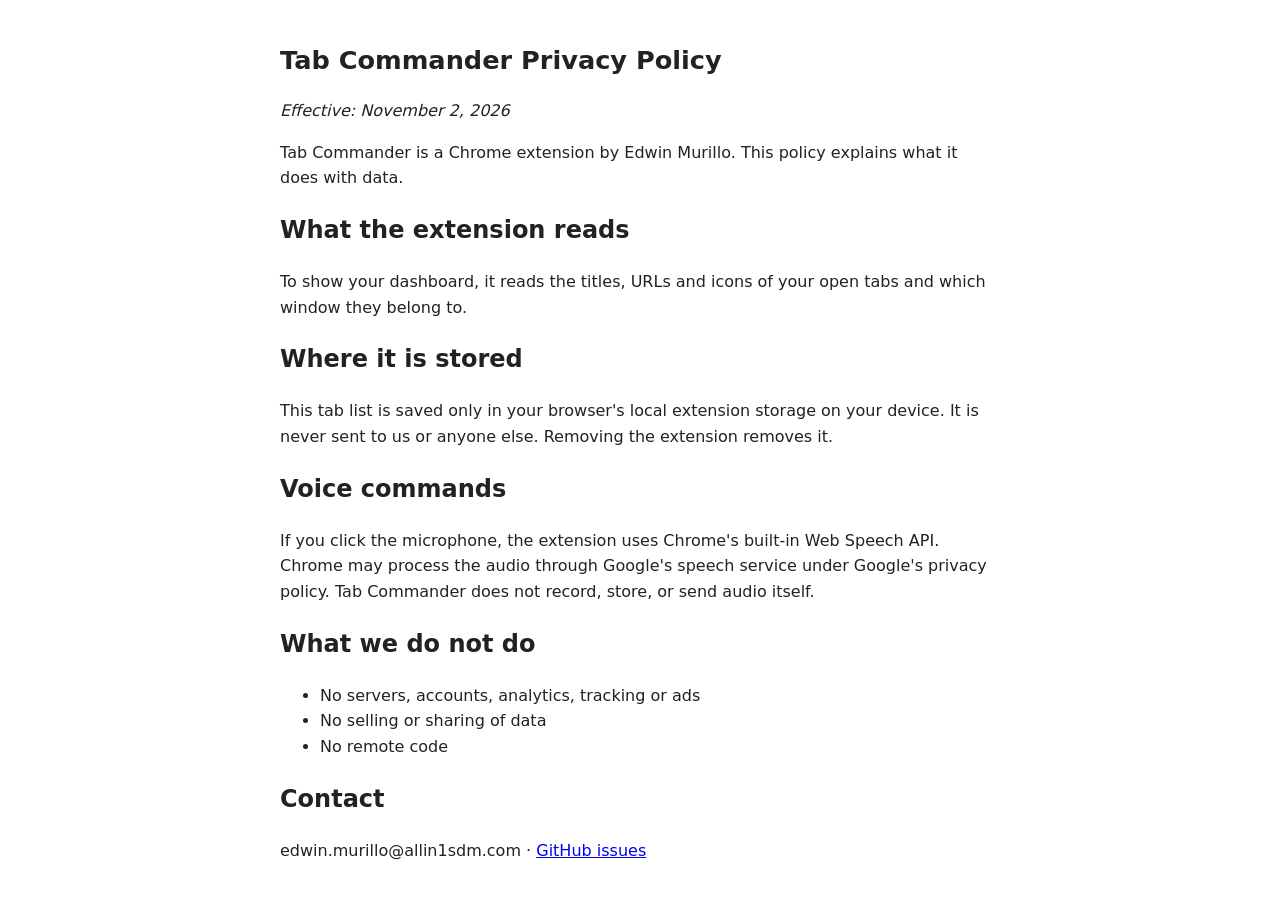
<file: docs/privacy.html>
<!doctype html><html lang="en"><head><meta charset="utf-8"><meta name="viewport" content="width=device-width,initial-scale=1"><title>Tab Commander — Privacy Policy</title>
<style>body{font:16px/1.6 system-ui,sans-serif;max-width:720px;margin:40px auto;padding:0 20px;color:#222}h1{font-size:1.6em}</style></head><body>
<h1>Tab Commander Privacy Policy</h1><p><em>Effective: November 2, 2026</em></p>
<p>Tab Commander is a Chrome extension by Edwin Murillo. This policy explains what it does with data.</p>
<h2>What the extension reads</h2><p>To show your dashboard, it reads the titles, URLs and icons of your open tabs and which window they belong to.</p>
<h2>Where it is stored</h2><p>This tab list is saved only in your browser's local extension storage on your device. It is never sent to us or anyone else. Removing the extension removes it.</p>
<h2>Voice commands</h2><p>If you click the microphone, the extension uses Chrome's built-in Web Speech API. Chrome may process the audio through Google's speech service under Google's privacy policy. Tab Commander does not record, store, or send audio itself.</p>
<h2>What we do not do</h2><ul><li>No servers, accounts, analytics, tracking or ads</li><li>No selling or sharing of data</li><li>No remote code</li></ul>
<h2>Contact</h2><p>edwin.murillo@allin1sdm.com · <a href="https://github.com/edwinmurillo-droid/agents-in-sdlc/issues">GitHub issues</a></p>
</body></html>
</file>
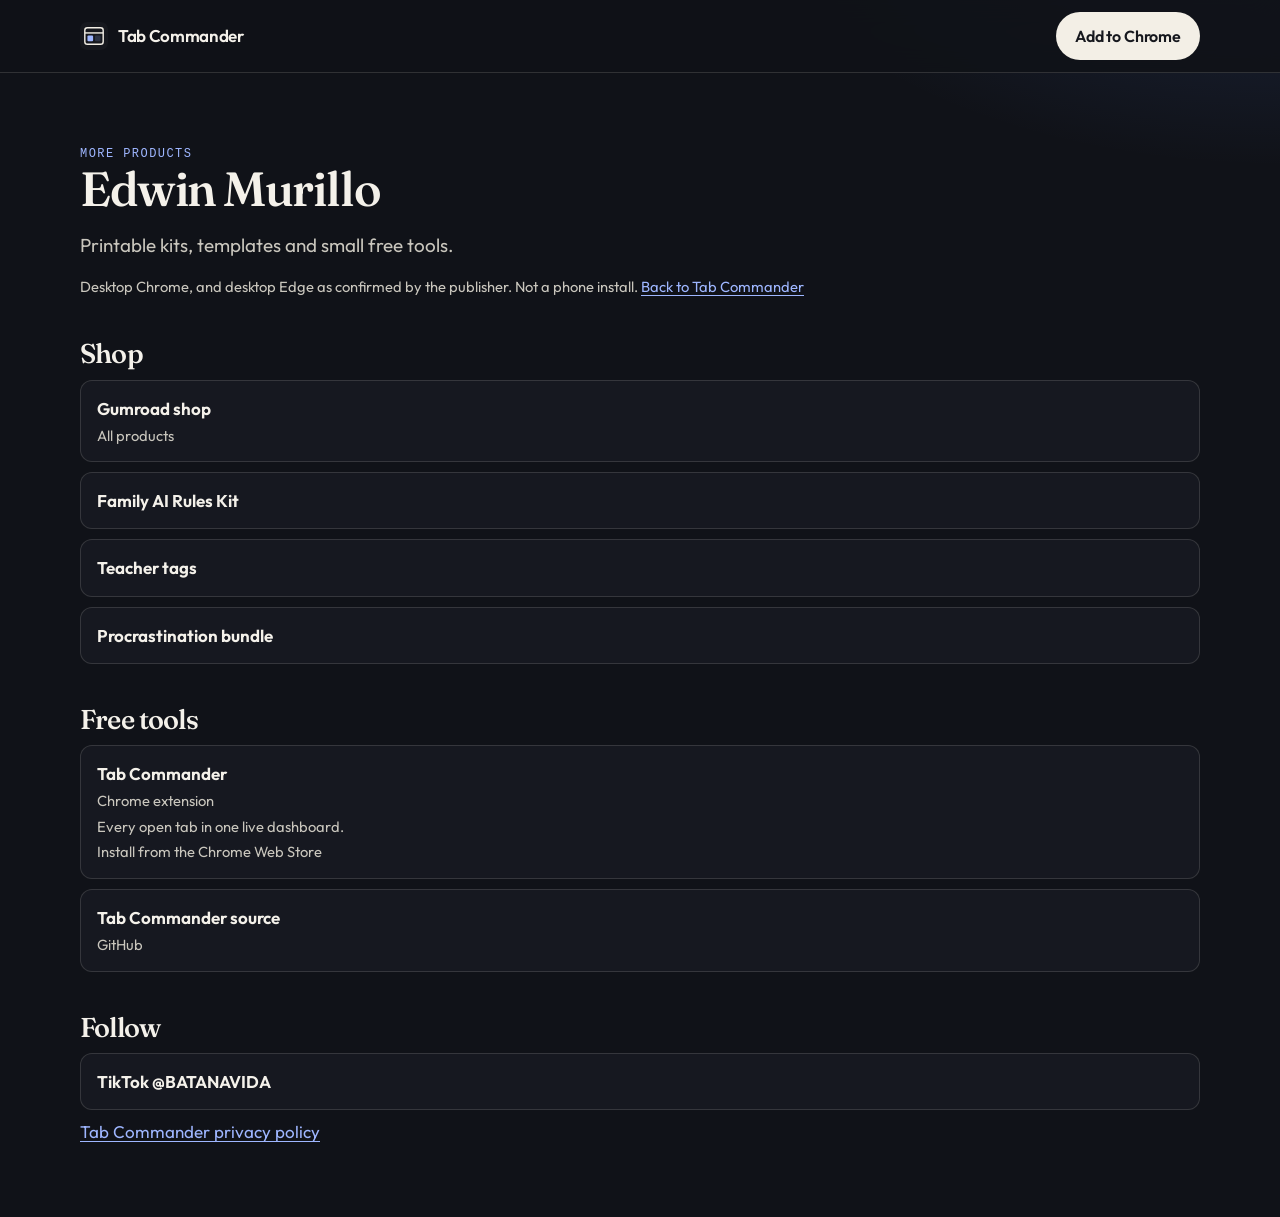
<file: docs/hub/products.html>
<!doctype html>
<html lang="en">
<head>
<meta charset="utf-8" />
<meta name="viewport" content="width=device-width, initial-scale=1" />
<title>More products — Edwin Murillo</title>
<meta name="description" content="Printable kits, templates and small free tools from Edwin Murillo, plus Tab Commander." />
<meta name="robots" content="index,follow" />
<link rel="canonical" href="https://edwinmurillo-droid.github.io/ai-general-stuffs/hub/products.html" />
<link rel="icon" href="favicon.svg" type="image/svg+xml" />
<link rel="stylesheet" href="styles.css" />
</head>
<body class="directory-page" id="top">
<a class="skip" href="#directory">Skip to products</a>
<header class="site-header">
  <div class="wrap header-inner">
    <a class="brand" href="./">
      <svg width="28" height="28" viewBox="0 0 32 32" aria-hidden="true">
        <rect width="32" height="32" rx="8" fill="#16181e"/>
        <rect x="5.5" y="6.5" width="21" height="19" rx="3" fill="none" stroke="#f3efe6" stroke-width="1.6"/>
        <path d="M5.5 12.5h21" stroke="#f3efe6" stroke-width="1.6"/>
        <rect x="8.5" y="15.5" width="6.5" height="6.5" rx="1.2" fill="#9eb6ff"/>
        <rect x="17" y="15.5" width="6.5" height="6.5" rx="1.2" fill="#2c3344"/>
      </svg>
      Tab Commander
    </a>
    <a class="btn btn-primary" href="https://chromewebstore.google.com/detail/tab-commander/bkeacpglbifipmmkofcjkoligeampnmc">Add to Chrome<span class="sr-only"> for desktop, on the Chrome Web Store</span></a>
  </div>
</header>
<main id="directory" tabindex="-1">
  <section class="section">
    <div class="wrap">
      <p class="kicker">More products</p>
      <h1>Edwin Murillo</h1>
      <p class="lede">Printable kits, templates and small free tools.</p>
      <p class="fine">Desktop Chrome, and desktop Edge as confirmed by the publisher. Not a phone install. <a href="./">Back to Tab Commander</a></p>

      <h2>Shop</h2>
      <div class="directory">
        <a class="directory-card" href="https://edwinmurillo.gumroad.com"><strong>Gumroad shop</strong><span>All products</span></a>
        <a class="directory-card" href="https://edwinmurillo.gumroad.com/l/family-ai-rules-kit"><strong>Family AI Rules Kit</strong></a>
        <a class="directory-card" href="https://edwinmurillo.gumroad.com/l/mxdeps"><strong>Teacher tags</strong></a>
        <a class="directory-card" href="https://edwinmurillo.gumroad.com/l/gggki"><strong>Procrastination bundle</strong></a>
      </div>

      <h2>Free tools</h2>
      <div class="directory">
        <a class="directory-card" href="https://chromewebstore.google.com/detail/tab-commander/bkeacpglbifipmmkofcjkoligeampnmc"><strong>Tab Commander</strong><span>Chrome extension</span><span>Every open tab in one live dashboard.</span><span>Install from the Chrome Web Store</span></a>
        <a class="directory-card" href="https://github.com/edwinmurillo-droid/agents-in-sdlc/tree/main/tab-commander"><strong>Tab Commander source</strong><span>GitHub</span></a>
      </div>

      <h2>Follow</h2>
      <div class="directory">
        <a class="directory-card" href="https://www.tiktok.com/@BATANAVIDA"><strong>TikTok @BATANAVIDA</strong></a>
      </div>

      <p><a href="https://edwinmurillo-droid.github.io/ai-general-stuffs/privacy.html">Tab Commander privacy policy</a></p>
    </div>
  </section>
</main>
</body>
</html>
</file>
<file: docs/hub/styles.css>
@font-face {
  font-family: "Fraunces";
  font-style: normal;
  font-weight: 500 700;
  font-display: swap;
  src: url("fonts/fraunces-latin.woff2") format("woff2");
  unicode-range: U+0000-00FF, U+0131, U+0152-0153, U+02BB-02BC, U+02C6, U+02DA, U+02DC, U+0304, U+0308, U+0329, U+2000-206F, U+20AC, U+2122, U+2191, U+2193, U+2212, U+2215, U+FEFF, U+FFFD;
}

@font-face {
  font-family: "Outfit";
  font-style: normal;
  font-weight: 400 700;
  font-display: swap;
  src: url("fonts/outfit-latin.woff2") format("woff2");
  unicode-range: U+0000-00FF, U+0131, U+0152-0153, U+02BB-02BC, U+02C6, U+02DA, U+02DC, U+0304, U+0308, U+0329, U+2000-206F, U+20AC, U+2122, U+2191, U+2193, U+2212, U+2215, U+FEFF, U+FFFD;
}

:root {
  --bg: #101218;
  --bg-2: #171a22;
  --panel: #1c1f28;
  --line: rgba(243, 239, 230, 0.14);
  --line-strong: rgba(243, 239, 230, 0.28);
  --text: #f4f1ea;
  --muted: #c9c6bd;
  --accent: #9eb6ff;
  --cream: #f3efe6;
  --ink: #16181e;
  --ink-muted: #3c4250;
  --paper: #f6f3ec;
  --paper-2: #fffdf8;
  --blue: #2a56d6;
  --blue-press: #1e46b8;
  --amber: #e7c36a;
  --rose: #e25d70;
  --ok: #1f7a45;
  --shadow: 0 28px 70px rgba(0, 0, 0, 0.38);
  --header: 72px;
  --sans: "Outfit", "Segoe UI", sans-serif;
  --display: "Fraunces", Georgia, "Times New Roman", serif;
  --mono: ui-monospace, "Cascadia Mono", "Segoe UI Mono", Menlo, Consolas, monospace;
  color-scheme: dark;
}

*,
*::before,
*::after {
  box-sizing: border-box;
}

html {
  scroll-behavior: smooth;
}

body {
  margin: 0;
  background:
    radial-gradient(900px 480px at 100% -10%, rgba(91, 140, 255, 0.18), transparent 60%),
    var(--bg);
  color: var(--text);
  font-family: var(--sans);
  font-size: 1.0625rem;
  line-height: 1.6;
  font-weight: 400;
}

img {
  max-width: 100%;
  height: auto;
}

a {
  color: var(--accent);
  text-underline-offset: 0.18em;
}

a:hover {
  color: #d5e0ff;
}

h1, h2, h3, p {
  margin-top: 0;
}

h1, h2, h3 {
  font-family: var(--display);
  font-weight: 560;
  letter-spacing: -0.03em;
  line-height: 1.05;
  font-optical-sizing: auto;
}

h1 {
  font-size: clamp(2.7rem, 6.4vw, 5.15rem);
  margin-bottom: 0.35em;
}

h2 {
  font-size: clamp(2rem, 4vw, 3.15rem);
  margin-bottom: 0.4em;
}

h3 {
  font-size: 1.45rem;
  margin-bottom: 0.35em;
}

p {
  margin-bottom: 0;
}

.skip {
  position: absolute;
  left: 12px;
  top: 12px;
  z-index: 50;
  background: var(--cream);
  color: var(--ink);
  border-radius: 8px;
  text-decoration: none;
  width: 1px;
  height: 1px;
  margin: -1px;
  padding: 0;
  overflow: hidden;
  clip: rect(0 0 0 0);
  clip-path: inset(50%);
  white-space: nowrap;
  border: 0;
}

.skip:focus,
.skip:focus-visible {
  width: auto;
  height: auto;
  margin: 0;
  padding: 12px 16px;
  min-height: 44px;
  overflow: visible;
  clip: auto;
  clip-path: none;
  white-space: normal;
}

.sr-only {
  position: absolute;
  width: 1px;
  height: 1px;
  padding: 0;
  margin: -1px;
  overflow: hidden;
  clip: rect(0, 0, 0, 0);
  white-space: nowrap;
  border: 0;
}

.wrap {
  width: min(1120px, calc(100% - 40px));
  margin-inline: auto;
}

.site-header {
  position: sticky;
  top: 0;
  z-index: 20;
  background: rgba(16, 18, 24, 0.9);
  backdrop-filter: blur(14px);
  border-bottom: 1px solid var(--line);
}

.header-inner {
  display: flex;
  align-items: center;
  justify-content: space-between;
  min-height: var(--header);
  gap: 16px;
}

.brand {
  display: inline-flex;
  align-items: center;
  gap: 10px;
  min-height: 44px;
  color: var(--text);
  text-decoration: none;
  font-weight: 600;
  letter-spacing: -0.02em;
}

.brand svg {
  display: block;
}

.nav-check {
  position: absolute;
  width: 1px;
  height: 1px;
  padding: 0;
  margin: -1px;
  overflow: hidden;
  clip: rect(0, 0, 0, 0);
  white-space: nowrap;
  border: 0;
}

.nav-toggle {
  display: inline-flex;
  align-items: center;
  justify-content: center;
  width: 44px;
  height: 44px;
  border-radius: 10px;
  border: 1px solid var(--line-strong);
  background: transparent;
  color: var(--text);
  cursor: pointer;
}

.nav-check:not(:checked) + .nav-toggle .when-open,
.nav-check:checked + .nav-toggle .when-closed {
  display: none;
}

.nav-check:focus {
  outline: none;
}

.nav-check:focus-visible + .nav-toggle {
  outline: 2px solid var(--cream);
  outline-offset: 3px;
}

.nav-check:checked ~ #site-nav {
  display: flex;
}

.nav-check:checked + .nav-toggle .burger {
  background: transparent;
}

.nav-check:checked + .nav-toggle .burger::before,
.nav-check:checked + .nav-toggle .burger::after {
  top: 0;
}

.nav-check:checked + .nav-toggle .burger::before {
  transform: rotate(45deg);
}

.nav-check:checked + .nav-toggle .burger::after {
  transform: rotate(-45deg);
}

.burger,
.burger::before,
.burger::after {
  display: block;
  width: 16px;
  height: 1.5px;
  background: var(--text);
  position: relative;
  content: "";
}

.burger::before,
.burger::after {
  position: absolute;
  left: 0;
}

.burger::before { top: -5px; }
.burger::after { top: 5px; }

#site-nav {
  display: none;
  position: absolute;
  top: 100%;
  left: 0;
  right: 0;
  flex-direction: column;
  gap: 4px;
  padding: 8px 20px 18px;
  background: #171a22;
  border-bottom: 1px solid var(--line);
}

#site-nav.is-open {
  display: flex;
}

#site-nav a {
  color: var(--text);
  text-decoration: none;
  padding: 10px 4px;
  font-weight: 500;
}

#site-nav a:hover {
  color: var(--accent);
}

#site-nav a.btn {
  padding: 0 18px;
}

#site-nav a.btn-primary,
#site-nav a.btn-primary:hover {
  color: var(--ink);
}

#site-nav .btn {
  margin-top: 8px;
  text-align: center;
}

.hero {
  padding: 36px 0 28px;
}

.hero-grid {
  display: grid;
  grid-template-columns: 1fr;
  gap: 36px;
  align-items: center;
}

.eyebrow {
  display: inline-flex;
  align-items: center;
  gap: 8px;
  margin-bottom: 16px;
  color: var(--amber);
  font-family: var(--mono);
  font-size: 0.78rem;
  letter-spacing: 0.12em;
  text-transform: uppercase;
}

.lede {
  max-width: 38rem;
  color: var(--muted);
  font-size: 1.18rem;
  line-height: 1.55;
}

.cta-row {
  display: flex;
  flex-wrap: wrap;
  gap: 12px;
  margin-top: 26px;
  align-items: center;
}

.btn {
  display: inline-flex;
  align-items: center;
  justify-content: center;
  min-height: 48px;
  padding: 0 18px;
  border-radius: 999px;
  border: 1px solid transparent;
  font-family: var(--sans);
  font-size: 1rem;
  font-weight: 600;
  letter-spacing: -0.01em;
  text-decoration: none;
  cursor: pointer;
  line-height: 1;
}

.btn-primary {
  background: var(--cream);
  color: var(--ink);
}

.btn-primary:hover {
  background: #fffaf2;
  color: var(--ink);
}

.btn-blue {
  background: var(--blue);
  color: #fff;
}

.btn-blue:hover {
  background: var(--blue-press);
  color: #fff;
}

.btn-ghost {
  background: transparent;
  color: var(--text);
  border-color: var(--line-strong);
}

.btn-ghost:hover {
  border-color: var(--text);
  color: var(--text);
}

.btn-ink {
  background: var(--ink);
  color: var(--cream);
}

.btn-ink:hover {
  background: #000;
  color: #fff;
}

.fine {
  margin-top: 14px;
  color: var(--muted);
  font-size: 0.92rem;
}

.nav-install-note {
  display: none;
  margin: 2px 4px 0;
  color: var(--muted);
  font-size: 0.85rem;
  line-height: 1.35;
}

.install-note {
  margin: 8px 0 0;
  color: var(--ink-muted);
  font-size: 0.92rem;
}

.install-note-dark {
  flex: 1 0 100%;
  color: var(--muted);
}

.trust {
  display: flex;
  flex-wrap: wrap;
  gap: 8px 18px;
  margin: 22px 0 0;
  padding: 0;
  list-style: none;
  color: var(--muted);
  font-size: 0.95rem;
}

.trust li {
  display: flex;
  align-items: center;
  gap: 8px;
}

.trust li::before {
  content: "";
  width: 7px;
  height: 7px;
  border-radius: 50%;
  background: var(--amber);
}

.deck {
  margin: 0;
}

.deck-frame {
  background: #14161c;
  border: 1px solid #2c303c;
  border-radius: 16px;
  box-shadow: var(--shadow);
  overflow: hidden;
  color: #e8e9ed;
  font-size: 13px;
}

.deck-top {
  display: flex;
  align-items: center;
  gap: 8px;
  padding: 10px 14px;
  background: #1c1f27;
  border-bottom: 1px solid #2c303c;
  color: #9497a3;
  font-family: var(--mono);
  font-size: 11px;
}

.dots {
  display: inline-flex;
  gap: 5px;
}

.dots i {
  width: 8px;
  height: 8px;
  border-radius: 50%;
  background: #3a3f4d;
  display: block;
}

.deck-toolbar {
  display: flex;
  flex-wrap: wrap;
  gap: 10px;
  justify-content: space-between;
  align-items: center;
  padding: 12px 14px;
  border-bottom: 1px solid #2c303c;
}

.deck-brand {
  display: flex;
  align-items: center;
  gap: 8px;
  min-width: 0;
}

.deck-brand strong {
  font-size: 15px;
  font-weight: 650;
}

.deck-count {
  color: #9497a3;
}

.deck-controls {
  display: flex;
  flex-wrap: wrap;
  gap: 6px;
  align-items: center;
}

.fake-search,
.pill,
.mic {
  border: 1px solid #2c303c;
  background: #14161c;
  border-radius: 6px;
  padding: 6px 8px;
  color: #9497a3;
}

.deck-frame mark {
  background: #ffd76633;
  color: inherit;
  border-radius: 2px;
  padding: 0 1px;
}

.pill {
  background: #e5566a;
  border-color: #e5566a;
  color: #fff;
  font-weight: 650;
  font-size: 12px;
}

.window-head,
.tab-row {
  display: grid;
  gap: 8px;
  align-items: center;
  padding: 8px 14px;
}

.window-head {
  grid-template-columns: 16px 1fr;
  background: #21242e;
  color: #9497a3;
  border-bottom: 1px solid #2c303c;
}

.window-head strong {
  color: #e8e9ed;
  font-weight: 650;
}

.tab-row {
  grid-template-columns: 16px 16px minmax(0, 1fr) auto 18px;
  border-bottom: 1px solid rgba(35, 39, 50, 0.7);
}

.tab-row.is-selected {
  background: rgba(91, 140, 255, 0.1);
}

.check {
  width: 14px;
  height: 14px;
  border: 1.5px solid #5c6474;
  border-radius: 3px;
  display: inline-block;
}

.check.on {
  background: #5b8cff;
  border-color: #5b8cff;
  box-shadow: inset 0 0 0 2px #14161c;
}

.fav {
  width: 14px;
  height: 14px;
  border-radius: 3px;
  display: inline-block;
}

.fav.a { background: #7d9cff; }
.fav.b { background: #e7c36a; }
.fav.c { background: #e25d70; }

.tab-title {
  white-space: nowrap;
  overflow: hidden;
  text-overflow: ellipsis;
  color: #e8e9ed;
}

.tab-url,
.when,
.tab-x {
  color: #9497a3;
  font-size: 12px;
}

.tab-url {
  white-space: nowrap;
  overflow: hidden;
  text-overflow: ellipsis;
}

.when {
  text-align: right;
}

.deck figcaption {
  margin-top: 10px;
  color: var(--muted);
  font-size: 0.9rem;
}

.demo {
  padding-top: 12px;
}

.demo-figure {
  margin: 0;
  max-width: 100%;
}

.demo-video {
  display: block;
  width: 100%;
  max-width: 100%;
  height: auto;
  background: #07080c;
  border: 1px solid var(--line);
  border-radius: 16px;
}

.demo-video-wide {
  aspect-ratio: 16 / 9;
}

.demo-video-square {
  display: none;
  aspect-ratio: 1 / 1;
  max-width: 32rem;
  margin-inline: auto;
}

.demo-transcript {
  margin-top: 14px;
  max-width: 42rem;
  color: var(--muted);
}

.demo-transcript summary {
  cursor: pointer;
  min-height: 44px;
  display: inline-flex;
  align-items: center;
  color: var(--text);
}

.demo-transcript ol {
  margin: 8px 0 0;
  padding-left: 1.2rem;
}

.demo-figure figcaption {
  margin-top: 12px;
  max-width: 42rem;
  color: var(--muted);
  font-size: 0.92rem;
}

@media (max-width: 720px) {
  .demo-video-wide {
    display: none;
  }

  .demo-video-square {
    display: block;
  }
}

.section {
  padding: 72px 0;
}

.section-intro {
  max-width: 40rem;
  margin-bottom: 28px;
}

.section-intro p,
.prose p + p {
  margin-top: 0.75em;
  color: var(--muted);
}

.feature-grid,
.steps {
  display: grid;
  grid-template-columns: 1fr;
  gap: 14px;
}

.feature,
.step {
  background: rgba(23, 26, 34, 0.88);
  border: 1px solid var(--line);
  border-radius: 16px;
  padding: 20px 18px 22px;
}

.kicker {
  font-family: var(--mono);
  font-size: 0.75rem;
  letter-spacing: 0.12em;
  text-transform: uppercase;
  color: var(--accent);
}

.feature p,
.step p {
  color: var(--muted);
  margin-top: 8px;
}

.steps {
  list-style: none;
  padding: 0;
  margin: 0;
  counter-reset: step;
}

.step {
  counter-increment: step;
}

.step .kicker::before {
  content: counter(step, decimal-leading-zero) "  ";
}

.voice {
  border: 1px solid var(--line);
  border-radius: 20px;
  padding: 22px 18px;
  background:
    linear-gradient(180deg, rgba(158, 182, 255, 0.08), transparent 42%),
    var(--bg-2);
}

.phrases {
  display: grid;
  gap: 8px;
  margin: 18px 0 0;
  padding: 0;
  list-style: none;
}

.phrases li {
  font-family: var(--mono);
  font-size: 0.95rem;
  background: #101218;
  border-radius: 10px;
  padding: 10px 12px;
  color: var(--cream);
}

.band-paper {
  background: var(--paper);
  color: var(--ink);
  color-scheme: light;
}

.band-paper h2,
.band-paper h3 {
  color: var(--ink);
}

.band-paper .section-intro p,
.band-paper .muted,
.price-card p,
.compare,
.soon-note {
  color: var(--ink-muted);
}

.price-grid {
  display: grid;
  grid-template-columns: minmax(0, 1fr);
  gap: 16px;
  align-items: stretch;
  min-width: 0;
  max-width: 100%;
}

.price-card {
  background: var(--paper-2);
  border: 1px solid #e4dfd4;
  border-radius: 20px;
  padding: 22px 20px 24px;
  display: flex;
  flex-direction: column;
  gap: 12px;
  min-width: 0;
  max-width: 100%;
}

.price-card.featured {
  border-color: #c9d4f5;
  box-shadow: 0 16px 40px rgba(22, 24, 30, 0.06);
}

.plan-label {
  display: flex;
  justify-content: space-between;
  align-items: center;
  gap: 8px;
}

.badge {
  font-family: var(--mono);
  font-size: 0.72rem;
  letter-spacing: 0.08em;
  text-transform: uppercase;
  border-radius: 999px;
  padding: 4px 8px;
  background: #efe7c8;
  color: #5c4810;
}

.amount-row {
  display: flex;
  flex-wrap: wrap;
  gap: 18px;
}

.price-card .amount {
  font-family: var(--display);
  font-size: 2.6rem;
  letter-spacing: -0.04em;
  line-height: 1;
  color: var(--ink);
}

.amount span {
  display: block;
  margin-top: 4px;
  font-family: var(--sans);
  font-size: 0.92rem;
  letter-spacing: 0;
  color: var(--ink-muted);
  font-weight: 500;
}

.plan-list {
  margin: 0;
  padding: 0;
  list-style: none;
}

.plan-list li {
  padding: 7px 0 7px 22px;
  position: relative;
  border-top: 1px solid #efeae1;
}

.plan-list li::before {
  content: "";
  width: 8px;
  height: 8px;
  border-radius: 50%;
  background: var(--ok);
  position: absolute;
  left: 0;
  top: 14px;
}

.plan-list li.later::before {
  background: transparent;
  border: 1.5px solid #8a6a12;
}

.price-card .btn {
  margin-top: auto;
  max-width: 100%;
  min-width: 0;
  white-space: normal;
  text-align: center;
}

.waitlist .btn {
  max-width: 100%;
  min-width: 0;
}

.waitlist {
  display: grid;
  gap: 8px;
  margin-top: 4px;
}

.waitlist label {
  font-weight: 600;
  font-size: 0.95rem;
}

.waitlist,
#pro-waitlist {
  min-width: 0;
  max-width: 100%;
}

.waitlist-row {
  display: flex;
  flex-wrap: wrap;
  gap: 8px;
  min-width: 0;
  max-width: 100%;
}

.waitlist input {
  flex: 1 1 160px;
  min-width: 0;
  max-width: 100%;
  width: 100%;
  min-height: 48px;
  border-radius: 999px;
  border: 1px solid #cfc8ba;
  background: #fff;
  color: var(--ink);
  padding: 0 16px;
  font: inherit;
}

#waitlist-status {
  min-height: 1.2em;
  font-size: 0.92rem;
}

.swipe-cue {
  display: none;
  margin: 18px 0 0;
  color: var(--ink-muted);
  font-size: 0.92rem;
}

.table-wrap {
  margin-top: 10px;
  overflow-x: auto;
  border: 1px solid #e4dfd4;
  border-radius: 16px;
  background: var(--paper-2);
}

.table-wrap:focus {
  outline: 2px solid var(--blue);
  outline-offset: 3px;
}

.compare {
  width: 100%;
  min-width: 560px;
  border-collapse: collapse;
  font-size: 0.98rem;
}

.compare caption {
  text-align: left;
  padding: 16px 16px 8px;
  font-family: var(--display);
  font-size: 1.35rem;
  color: var(--ink);
  letter-spacing: -0.03em;
}

.compare th,
.compare td {
  padding: 12px 14px;
  text-align: left;
  border-top: 1px solid #efeae1;
  vertical-align: top;
}

.compare thead th {
  font-size: 0.78rem;
  letter-spacing: 0.08em;
  text-transform: uppercase;
  font-weight: 650;
}

.compare tbody th {
  font-weight: 560;
  letter-spacing: -0.01em;
}

.compare td,
.compare thead th:not(:first-child) {
  text-align: center;
  width: 24%;
}

.faq-list {
  border-top: 1px solid var(--line);
}

.faq-item + .faq-item {
  border-top: 1px solid var(--line);
}

.faq-item button {
  width: 100%;
  display: flex;
  justify-content: space-between;
  gap: 16px;
  align-items: center;
  text-align: left;
  background: transparent;
  color: inherit;
  border: 0;
  padding: 18px 0;
  font: inherit;
  font-family: var(--display);
  font-size: 1.25rem;
  letter-spacing: -0.02em;
  cursor: pointer;
}

.faq-icon {
  flex: none;
  width: 28px;
  height: 28px;
  border-radius: 50%;
  border: 1px solid var(--line-strong);
  position: relative;
}

.faq-icon::before,
.faq-icon::after {
  content: "";
  position: absolute;
  background: var(--text);
  left: 7px;
  right: 7px;
  top: 13px;
  height: 1.5px;
}

.faq-icon::after {
  transform: rotate(90deg);
}

.faq-item button[aria-expanded="true"] .faq-icon::after {
  transform: rotate(0);
}

.faq-panel {
  padding: 0 36px 16px 0;
  color: var(--muted);
}

.faq-panel a {
  color: var(--accent);
}

.privacy {
  background: var(--bg-2);
  border-block: 1px solid var(--line);
}

.prose {
  max-width: 44rem;
}

.final-cta {
  text-align: left;
}

.final-cta .lede {
  margin-bottom: 8px;
}

.site-footer {
  padding: 28px 0 40px;
  border-top: 1px solid var(--line);
  color: var(--muted);
  font-size: 0.95rem;
}

.footer-grid {
  display: grid;
  gap: 14px;
}

.site-footer a {
  color: var(--text);
  display: inline-flex;
  align-items: center;
  min-height: 44px;
  padding: 8px 0;
}

.site-footer strong {
  color: var(--text);
  font-weight: 600;
}

.noscript {
  background: #3a3010;
  color: var(--cream);
  padding: 10px 0;
  font-size: 0.95rem;
}

code {
  font-family: var(--mono);
  font-size: 0.92em;
}

[id] {
  scroll-margin-top: 88px;
}

:focus-visible {
  outline: 2px solid var(--cream);
  outline-offset: 3px;
}

main:focus {
  outline: none;
}

.band-paper :focus-visible {
  outline-color: var(--blue);
}

@media (min-width: 760px) {
  .feature-grid,
  .steps {
    grid-template-columns: 1fr 1fr;
  }

  .phrases {
    grid-template-columns: 1fr 1fr 1fr;
  }

  .footer-grid {
    grid-template-columns: 1.4fr 1fr;
    align-items: start;
  }
}

@media (min-width: 981px) {
  .nav-check,
  .nav-toggle {
    display: none;
  }

  #site-nav,
  #site-nav.is-open {
    display: flex;
    position: static;
    flex-direction: row;
    flex-wrap: wrap;
    align-items: center;
    justify-content: flex-end;
    gap: 4px 18px;
    padding: 0;
    background: transparent;
    border: 0;
    width: auto;
    max-width: 100%;
  }

  #site-nav .btn {
    margin-top: 0;
    margin-left: 6px;
  }

  .hero-grid {
    grid-template-columns: minmax(0, 1.05fr) minmax(0, 0.95fr);
    gap: 48px;
  }

  .feature-grid,
  .steps,
  .price-grid {
    grid-template-columns: 1fr 1fr 1fr;
  }

  .steps {
    grid-template-columns: 1fr 1fr 1fr;
  }

  .price-grid {
    grid-template-columns: 0.9fr 1.1fr;
  }
}

@media (max-width: 980px) {
  .nav-install-note {
    display: block;
  }
}

@media (max-width: 720px) {
  .swipe-cue {
    display: block;
  }
}

.directory-page h1 {
  font-size: clamp(2rem, 4vw, 3rem);
}

.directory {
  display: grid;
  gap: 10px;
  margin: 12px 0 8px;
}

.directory-card {
  display: block;
  border: 1px solid var(--line);
  border-radius: 12px;
  padding: 14px 16px;
  color: inherit;
  text-decoration: none;
  background: rgba(23, 26, 34, 0.88);
}

.directory-card:hover {
  border-color: var(--line-strong);
  color: inherit;
}

.directory-card strong {
  display: block;
  font-weight: 650;
}

.directory-card span {
  display: block;
  margin-top: 2px;
  color: var(--muted);
  font-size: 0.92rem;
}

.directory-page h2 {
  margin-top: 1.5em;
  font-size: 1.7rem;
}

@media (max-width: 520px) {
  .wrap {
    width: min(1120px, calc(100% - 32px));
  }

  .when,
  .tab-x {
    display: none;
  }

  .tab-row {
    grid-template-columns: 16px 16px minmax(0, 1fr);
  }
}

@media (prefers-reduced-motion: reduce) {
  html {
    scroll-behavior: auto;
  }

  *,
  *::before,
  *::after {
    animation: none !important;
    transition: none !important;
  }
}

@media print {
  .site-header,
  .nav-toggle,
  .noscript {
    display: none !important;
  }

  body {
    background: #fff;
    color: #000;
  }

  a {
    color: #000;
  }
}
</file>
